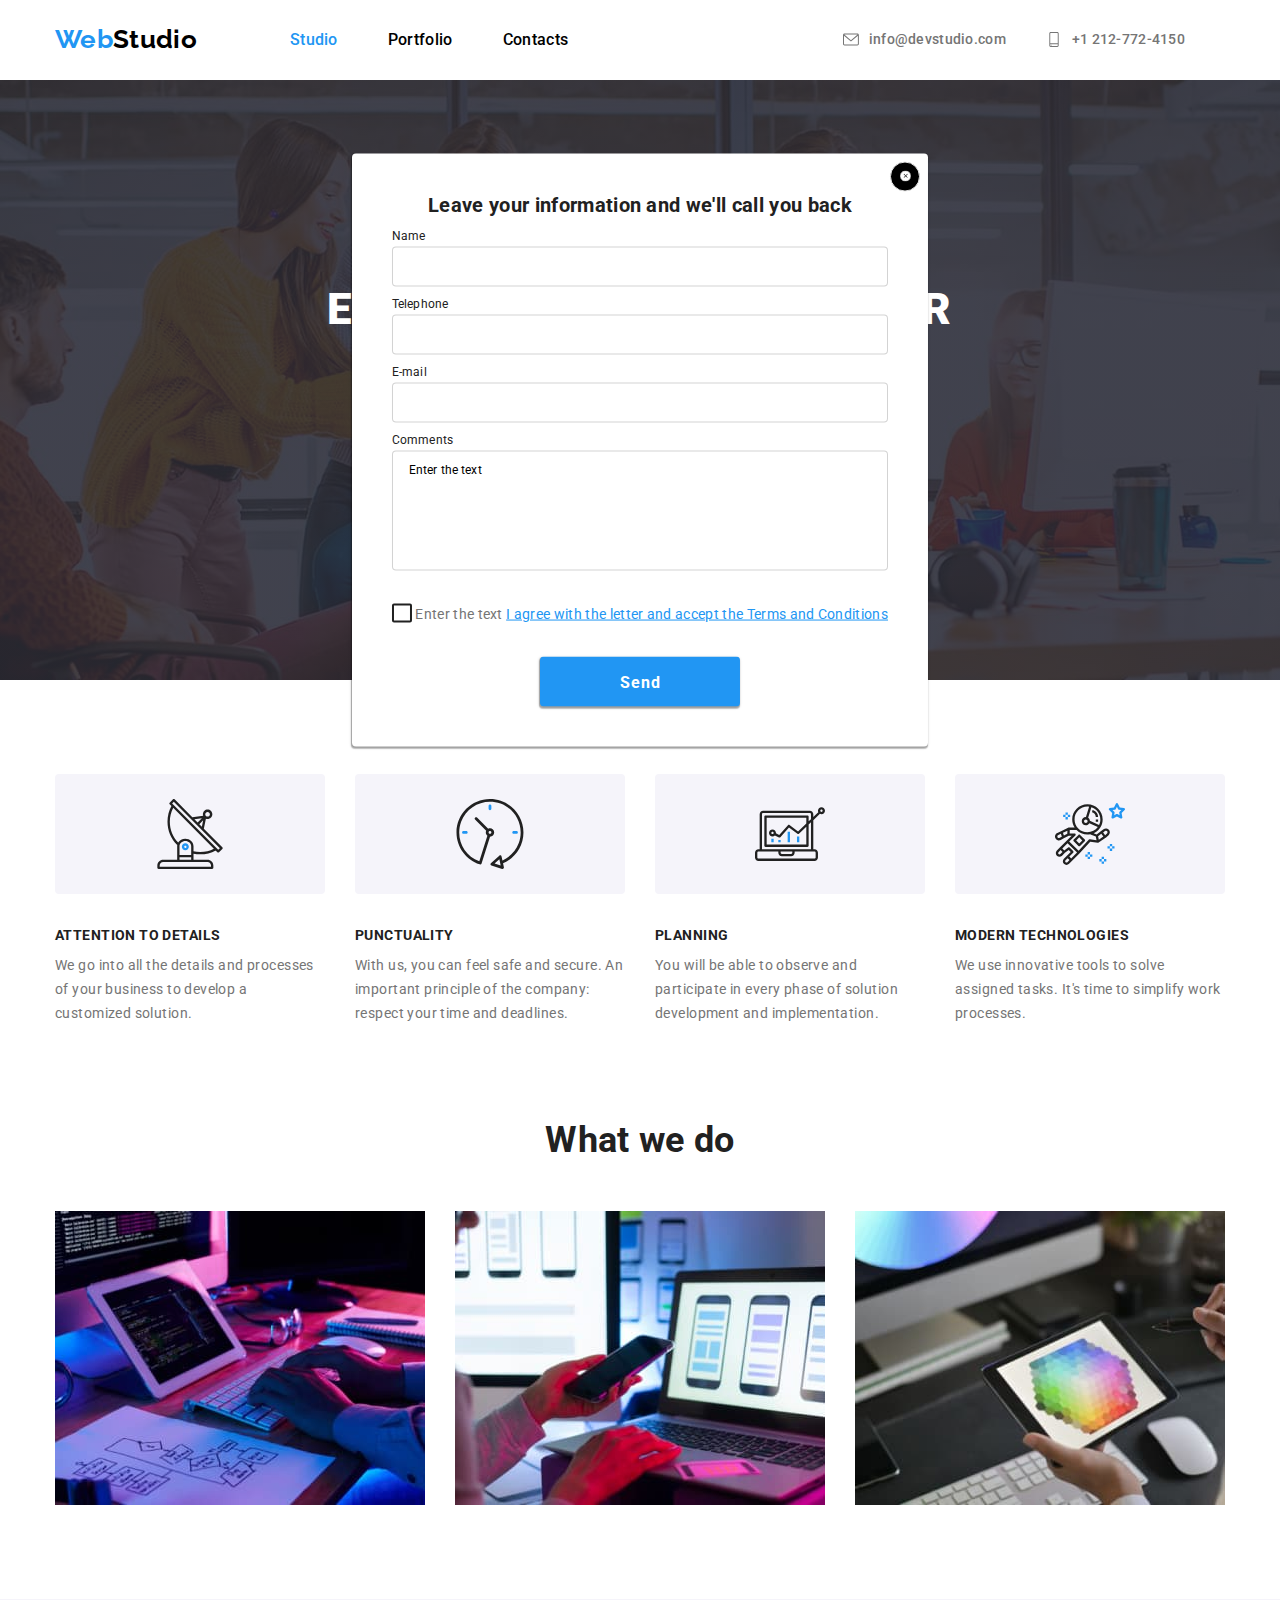
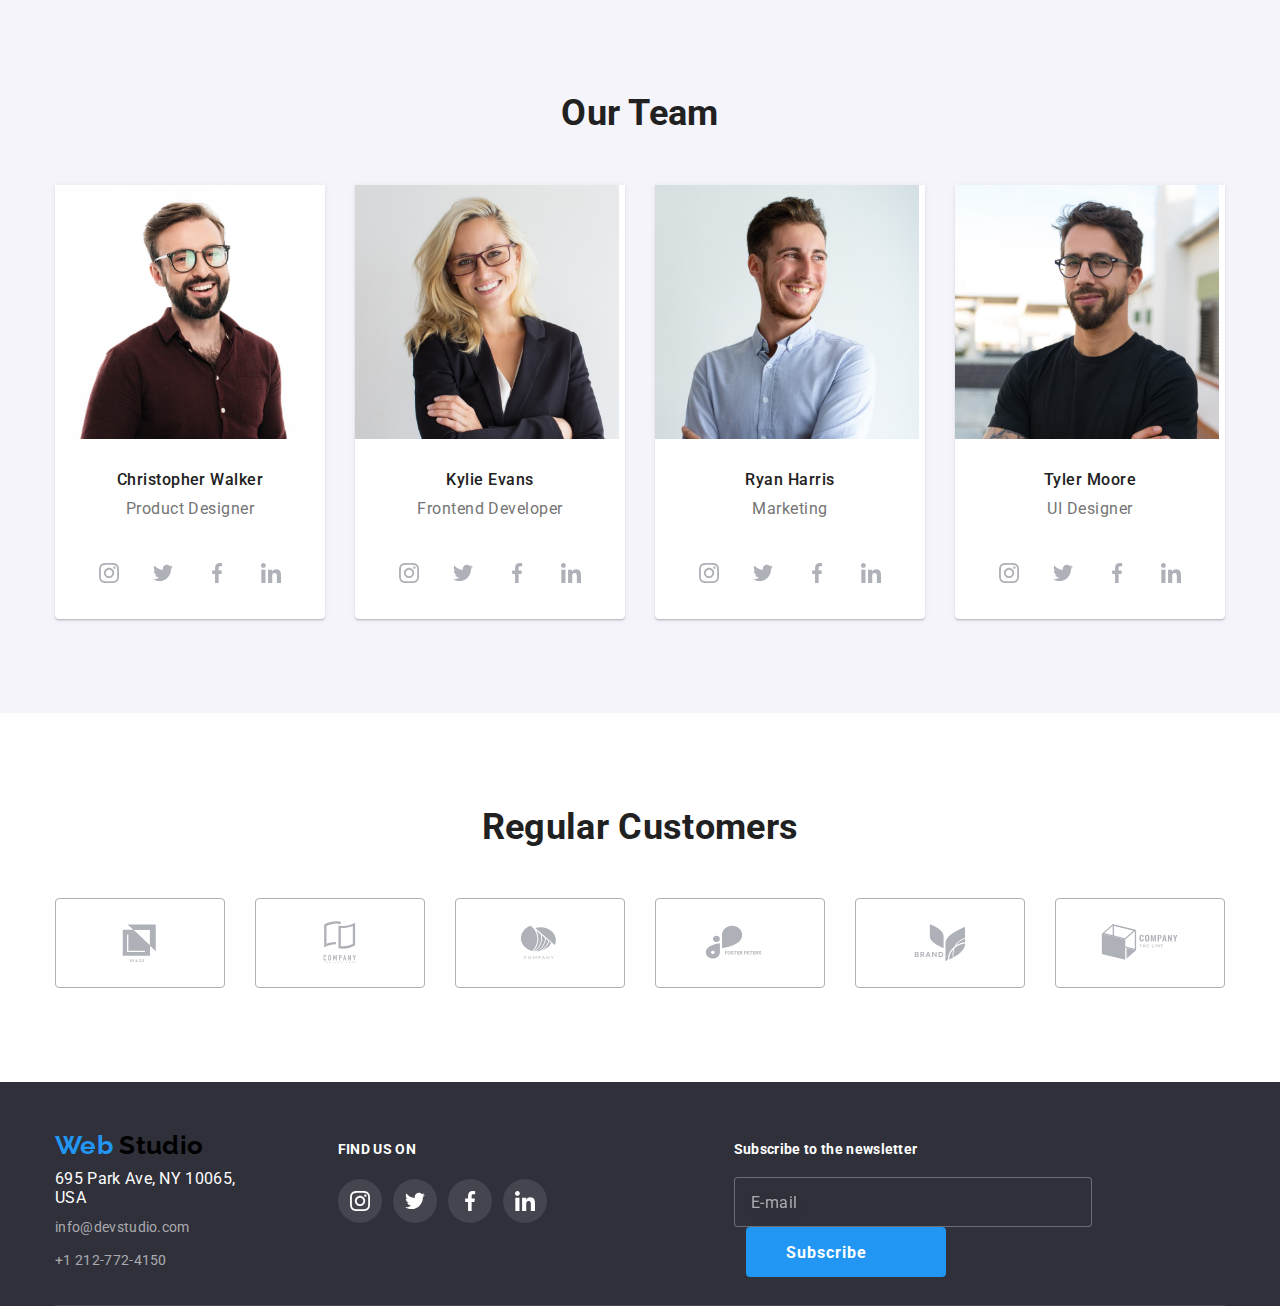
<file: index.html>
<!DOCTYPE html>
<html lang="en">
  <head>
    <title>goit-markup-hw-06</title>
    <meta charset="UTF-8" />
    <meta http-equiv="X-UA-Compatible" content="IE=edge" />
    <meta name="viewport" content="width=device-width, initial-scale=1.0" />
    <meta name="robots" content="index, follow" />
    <meta name="description" content="homework6" />
    <!-- ICON -->
    <link rel="icon" href="./images/goit.png" type="image/gif" sizes="16x16" />
    <!-- CSS LINK -->
    <link rel="stylesheet" href="./css/modern-normalize.css" />
    <link rel="stylesheet" href="./css/styles.css" />
    <!-- GOOGLE FONTS -->
    <link rel="preconnect" href="https://fonts.googleapis.com" />
    <link rel="preconnect" href="https://fonts.gstatic.com" crossorigin />
    <link
      href="https://fonts.googleapis.com/css2?family=Raleway:ital,wght@0,700;1,700&family=Roboto:ital,wght@0,100;0,400;0,500;0,700;0,900;1,400;1,500;1,700;1,900&family=Tangerine:wght@400;700&display=swap"
      rel="stylesheet"
    />
  </head>

  <body>
    <!-- NAV BAR -->
    <header class="header">
      <div class="container header-container">
        <nav class="nav-menu">
          <a class="logo logo-header" href="./index.html"
            ><span class="logo logo-accent">Web</span>Studio</a
          >
          <ul class="list nav-list">
            <li>
              <a class="nav-list-item current" href="./index.html">Studio</a>
            </li>
            <li>
              <a class="nav-list-item" href="./portfolio.html">Portfolio</a>
            </li>
            <li><a class="nav-list-item" href="#">Contacts</a></li>
          </ul>
        </nav>
        <ul class="list contacts-list">
          <li class="item">
            <a class="contacts-list-item" href="mailto:info@devstudio.com">
              <svg class="icon-nav">
                <use href="./images/icons.svg#icon-envelope"></use>
              </svg>
              <span>info@devstudio.com</span>
            </a>
          </li>
          <li class="item">
            <a class="contacts-list-item" href="tel:+12127724150"
              ><svg class="icon-nav">
                <use href="./images/icons.svg#icon-smartphone"></use>
              </svg>
              <span>+1 212-772-4150</span>
            </a>
          </li>
        </ul>
      </div>
    </header>

    <main>
      <!-- HERO -->
      <section class="hero-section">
        <div class="container hero-container">
          <h1 class="h1 hero-title">
            Effective Solutions for <br />
            Your Business
          </h1>
          <button class="button-main" type="button" data-modal-open>
            Request our service
          </button>
        </div>
      </section>

      <!-- ADVANTAGES -->
      <section class="section-top">
        <div class="container">
          <h2 class="h2 visually-hidden">Advantages</h2>
          <ul class="list advantages-list">
            <li class="advantages-list-item">
              <svg class="features-icon">
                <use href="./images/icons.svg#icon-antenna"></use>
              </svg>
              <h3 class="h3">ATTENTION TO DETAILS</h3>
              <p class="advantages-description">
                We go into all the details and processes of your business to
                develop a customized solution.
              </p>
            </li>
            <li class="advantages-list-item">
              <svg class="features-icon">
                <use href="./images/icons.svg#icon-clock"></use>
              </svg>
              <h3 class="h3">PUNCTUALITY</h3>
              <p class="advantages-description">
                With us, you can feel safe and secure. An important principle of
                the company: respect your time and deadlines.
              </p>
            </li>
            <li class="advantages-list-item">
              <svg class="features-icon">
                <use href="./images/icons.svg#icon-diagram"></use>
              </svg>
              <h3 class="h3">PLANNING</h3>
              <p class="advantages-description">
                You will be able to observe and participate in every phase of
                solution development and implementation.
              </p>
            </li>
            <li class="advantages-list-item">
              <svg class="features-icon">
                <use href="./images/icons.svg#icon-astronaut"></use>
              </svg>
              <h3 class="h3">MODERN TECHNOLOGIES</h3>
              <p class="advantages-description">
                We use innovative tools to solve assigned tasks. It's time to
                simplify work processes.
              </p>
            </li>
          </ul>
        </div>
      </section>
      <!-- SECTION-SERVICES -->
      <section class="section-top section-bottom">
        <div class="container">
          <h2 class="h2 services-title">What we do</h2>
          <ul class="list services-list">
            <li class="services-list-item">
              <img src="./images/img.jpg" alt="work hard" width="400" />
            </li>
            <li class="services-list-item">
              <img src="./images/img2.jpg" alt="mobile first" width="400" />
            </li>
            <li class="services-list-item">
              <img src="./images/img3.jpg" alt="choose color" width="400" />
            </li>
          </ul>
        </div>
      </section>

      <!-- TEAM -->
      <section class="section-top section-bottom team-section">
        <div class="container">
          <h2 class="h2 team-title">Our Team</h2>
          <ul class="list team-list">
            <li class="team-list-item">
              <img
                src="./images/img4.jpg"
                alt="a photo of Christopher Walker"
                width="264"
              />
              <div class="team-card-wrapper">
                <h4 class="h4 team-name">Christopher Walker</h4>
                <p class="team-position">Product Designer</p>
              </div>
              <ul class="list social-link-list">
                <li class="item">
                  <a href="" class="social-item">
                    <svg class="icon-social-link" width="20" height="20">
                      <use href="./images/icons.svg#icon-instagram"></use>
                    </svg>
                  </a>
                </li>
                <li class="item">
                  <a href="" class="social-item"
                    ><svg class="icon-social-link" width="20" height="20">
                      <use href="./images/icons.svg#icon-twitter"></use>
                    </svg>
                  </a>
                </li>
                <li class="item">
                  <a href="" class="social-item"
                    ><svg class="icon-social-link" width="20" height="20">
                      <use href="./images/icons.svg#icon-facebook"></use>
                    </svg>
                  </a>
                </li>
                <li class="item">
                  <a href="" class="social-item"
                    ><svg class="icon-social-link" width="20" height="20">
                      <use href="./images/icons.svg#icon-linkedin"></use>
                    </svg>
                  </a>
                </li>
              </ul>
            </li>

            <li class="team-list-item">
              <img
                src="./images/img5.jpg"
                alt="a photo of Kylie Evans"
                width="264"
              />
              <div class="team-card-wrapper">
                <h4 class="h4 team-name">Kylie Evans</h4>
                <p class="team-position">Frontend Developer</p>
              </div>
              <ul class="list social-link-list">
                <li class="item">
                  <a href="" class="social-item">
                    <svg class="icon-social-link" width="20" height="20">
                      <use href="./images/icons.svg#icon-instagram"></use>
                    </svg>
                  </a>
                </li>
                <li class="item">
                  <a href="" class="social-item"
                    ><svg class="icon-social-link" width="20" height="20">
                      <use href="./images/icons.svg#icon-twitter"></use>
                    </svg>
                  </a>
                </li>
                <li class="item">
                  <a href="" class="social-item"
                    ><svg class="icon-social-link" width="20" height="20">
                      <use href="./images/icons.svg#icon-facebook"></use>
                    </svg>
                  </a>
                </li>
                <li class="item">
                  <a href="" class="social-item"
                    ><svg class="icon-social-link" width="20" height="20">
                      <use href="./images/icons.svg#icon-linkedin"></use>
                    </svg>
                  </a>
                </li>
              </ul>
            </li>
            <li class="team-list-item">
              <img
                src="./images/img6.jpg"
                alt="a photo of Ryan Harris"
                width="264"
              />
              <div class="team-card-wrapper">
                <h4 class="h4 team-name">Ryan Harris</h4>
                <p class="team-position">Marketing</p>
              </div>
              <ul class="list social-link-list">
                <li class="item">
                  <a href="" class="social-item">
                    <svg class="icon-social-link" width="20" height="20">
                      <use href="./images/icons.svg#icon-instagram"></use>
                    </svg>
                  </a>
                </li>
                <li class="item">
                  <a href="" class="social-item"
                    ><svg class="icon-social-link" width="20" height="20">
                      <use href="./images/icons.svg#icon-twitter"></use>
                    </svg>
                  </a>
                </li>
                <li class="item">
                  <a href="" class="social-item"
                    ><svg class="icon-social-link" width="20" height="20">
                      <use href="./images/icons.svg#icon-facebook"></use>
                    </svg>
                  </a>
                </li>
                <li class="item">
                  <a href="" class="social-item"
                    ><svg class="icon-social-link" width="20" height="20">
                      <use href="./images/icons.svg#icon-linkedin"></use>
                    </svg>
                  </a>
                </li>
              </ul>
            </li>
            <li class="team-list-item">
              <img
                src="./images/img7.jpg"
                alt="a photo of Tyler Moore"
                width="264"
              />
              <div class="team-card-wrapper">
                <h4 class="h4 team-name">Tyler Moore</h4>
                <p class="team-position">UI Designer</p>
              </div>
              <ul class="list social-link-list">
                <li class="item">
                  <a href="" class="social-item">
                    <svg class="icon-social-link" width="20" height="20">
                      <use href="./images/icons.svg#icon-instagram"></use>
                    </svg>
                  </a>
                </li>
                <li class="item">
                  <a href="" class="social-item"
                    ><svg class="icon-social-link" width="20" height="20">
                      <use href="./images/icons.svg#icon-twitter"></use>
                    </svg>
                  </a>
                </li>
                <li class="item">
                  <a href="" class="social-item"
                    ><svg class="icon-social-link" width="20" height="20">
                      <use href="./images/icons.svg#icon-facebook"></use>
                    </svg>
                  </a>
                </li>
                <li class="item">
                  <a href="" class="social-item"
                    ><svg class="icon-social-link" width="20" height="20">
                      <use href="./images/icons.svg#icon-linkedin"></use>
                    </svg>
                  </a>
                </li>
              </ul>
            </li>
          </ul>
        </div>
      </section>
    </main>
    <!--Regular Customers-->
    <section class="section-top section-bottom">
      <div class="container">
        <h2 class="h2 services-title">Regular Customers</h2>
        <ul class="list client-list">
          <li class="item">
            <a href="" class="client-link" aria-label="Client-1">
              <svg class="icon-client">
                <use href="./images/icons.svg#icon-logo"></use>
              </svg>
            </a>
          </li>
          <li class="item">
            <a href="" class="client-link" aria-label="Client-2">
              <svg class="icon-client">
                <use href="./images/icons.svg#icon-logo2"></use>
              </svg>
            </a>
          </li>
          <li class="item">
            <a href="" class="client-link" aria-label="Client-3">
              <svg class="icon-client">
                <use href="./images/icons.svg#icon-logo3"></use>
              </svg>
            </a>
          </li>
          <li class="item">
            <a href="" class="client-link" aria-label="Client-4">
              <svg class="icon-client">
                <use href="./images/icons.svg#icon-logo4"></use>
              </svg>
            </a>
          </li>
          <li class="item">
            <a href="" class="client-link" aria-label="Client-5">
              <svg class="icon-client">
                <use href="./images/icons.svg#icon-logo5"></use>
              </svg>
            </a>
          </li>
          <li class="item">
            <a href="" class="client-link" aria-label="Client-6">
              <svg class="icon-client">
                <use href="./images/icons.svg#icon-logo6"></use>
              </svg>
            </a>
          </li>
        </ul>
      </div>
    </section>

    <!--FOOTER -->
    <footer class="footer">
      <div class="container">
        <div class="footer-flex">
          <div>
            <a href="./index.html" class="logo"
              ><span class="logo-accent">Web </span
              ><span class="logo-regular invers">Studio</span></a
            >
            <address>
              <p class="item">695 Park Ave, NY 10065, USA</p>
              <span class="item adress-transparency">info@devstudio.com</span>
              <span class="item adress-transparency">+1 212-772-4150</span>
            </address>
          </div>
          <div>
            <b class="footer-offer">Find us on</b>
            <ul class="list footer-soclink">
              <li class="item">
                <a class="social-link" href="" aria-label="Instagram">
                  <svg class="footer-social-link" width="20" height="20">
                    <use href="./images/icons.svg#icon-instagram"></use>
                  </svg>
                </a>
              </li>
              <li class="item">
                <a href="" aria-label="Twitter" class="social-link">
                  <svg class="footer-social-link" width="20" height="20">
                    <use href="./images/icons.svg#icon-twitter"></use>
                  </svg>
                </a>
              </li>
              <li class="item">
                <a href="" aria-label="Facebook" class="social-link">
                  <svg class="footer-social-link" width="20" height="20">
                    <use href="./images/icons.svg#icon-facebook"></use>
                  </svg>
                </a>
              </li>
              <li class="item">
                <a href="" aria-label="LinkedIn" class="social-link">
                  <svg class="footer-social-link" width="20" height="20">
                    <use href="./images/icons.svg#icon-linkedin"></use>
                  </svg>
                </a>
              </li>
            </ul>
          </div>
          <!--  -->
          <div class="subscribe">
            <h3 class="hidden-title">Subscribe to the newsletter</h3>

            <form method="GET" class="js-subscribe">
              <label for="mail" class="subscribe-subtitle"
                ><p>Subscribe to the newsletter</p></label
              >
              <div class="subscribe-field">
                <input
                  class="subscribe-input"
                  type="email"
                  name="mail"
                  id="mail"
                  placeholder="E-mail"
                  autocomplete="email"
                />
                <button type="submit" class="subscribe-button">
                  Subscribe

                  <svg class="subskribe-icon">
                    <use href="./images/icons.svg#subskribe-icon"></use>
                  </svg>
                </button>
              </div>
            </form>
          </div>
          <!--  -->
        </div>
      </div>
    </footer>
    <!-- MODAL BOX -->
    <div class="backdrop is-hidden" data-modal>
      <div class="modal">
        <button class="modal-close" data-modal-close>
          <svg class="close-icon">
            <use xlink:href="./images/icons.svg#icon-modal-close"></use>
          </svg>
        </button>

        <form method="GET" class="data-form">
          <p class="form-subtitle">
            Leave your information and we'll call you back
          </p>
          <label class="inscription">
            <p>Name</p>
            <span class="input-wrap">
              <input
                class="data-form-input"
                name="person-form"
                type="text"
                minlength="2"
                required
              /><span class="input-icon">
                <svg class="person-form-icon">
                  <use href="./images/icons.svg#person-form"></use>
                </svg>
              </span>
            </span>
          </label>

          <label class="inscription">
            <p>Telephone</p>
            <span class="input-wrap">
              <input
                class="data-form-input"
                name="phone-form"
                title="xxx xxx xx xx"
                type="tel"
                pattern="[0-9]{3} [0-9]{3} [0-9]{2} [0-9]{2}"
                minlength="10"
                required
              />
              <span class="input-icon">
                <svg class="person-form-icon">
                  <use href="./images/icons.svg#phone-form"></use>
                </svg>
              </span>
            </span>
          </label>

          <label class="inscription">
            <p>E-mail</p>
            <span class="input-wrap">
              <input
                class="data-form-input"
                name="email-form"
                type="email"
                required
              />
              <span class="input-icon">
                <svg class="person-form-icon">
                  <use href="./images/icons.svg#email-form"></use>
                </svg>
              </span>
            </span>
          </label>

          <label class="inscription inscription-textarea">
            <p>Comments</p>
            <textarea
              name="comment-form"
              class="data-form-input comment"
              placeholder="Enter the text"
            ></textarea>
          </label>

          <label for="check-box" class="agree-newsletter">
            <input
              type="checkbox"
              id="check-box"
              value="agree"
              name="check"
              class="checkbox"
              required
            />
            <span class="checkbox-icon">
              <svg class="check-mark">
                <use href="./images/icons.svg#check-mark"></use>
              </svg>
            </span>
            <p class="agree-newsletter-text">Enter the text</p>
            <a href="#" class="agreement-conditions"
              >I agree with the letter and accept the Terms and Conditions</a
            >
          </label>

          <button type="submit" class="data-form-button">Send</button>
        </form>
      </div>
    </div>

    <script src="./js/modal.js"></script>
  </body>
</html>
</file>
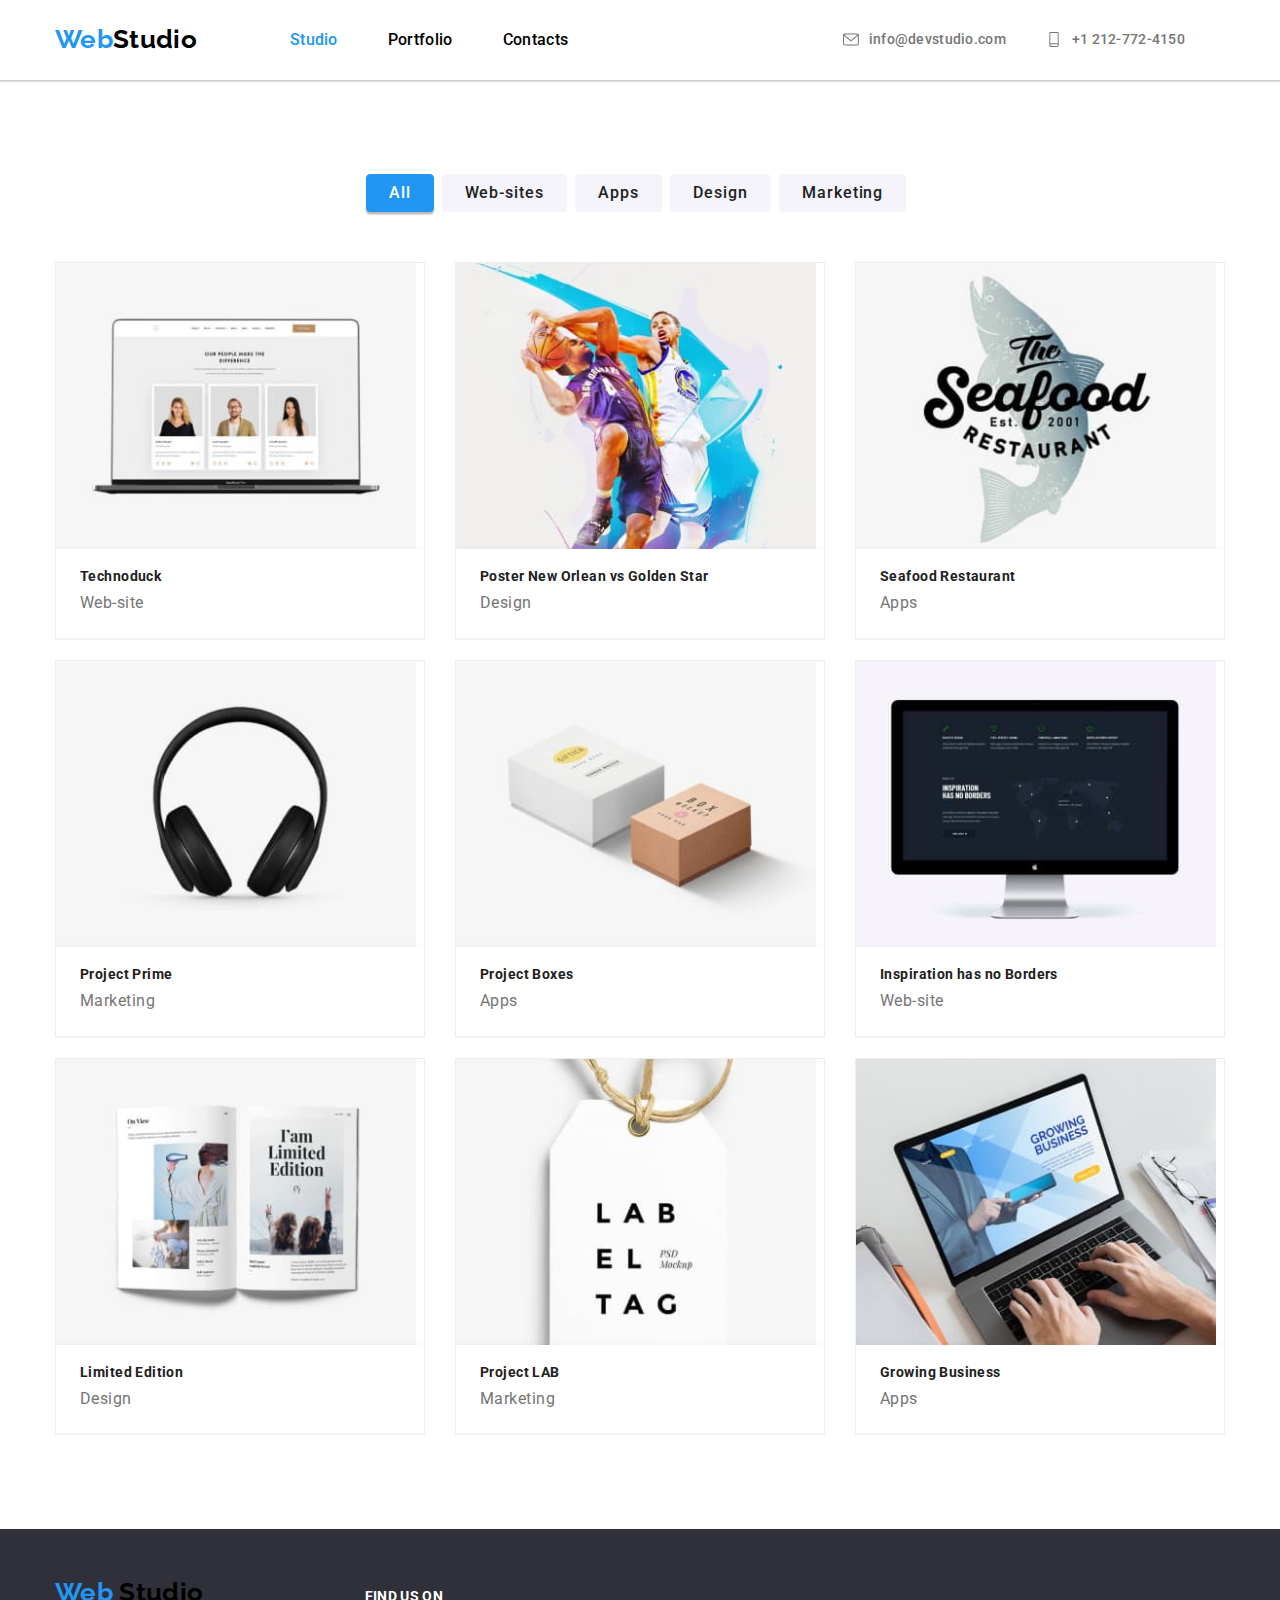
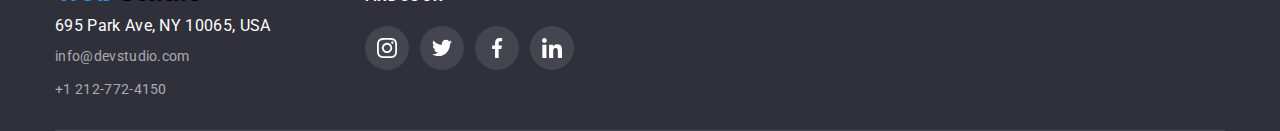
<file: portfolio.html>
<!DOCTYPE html>
<html lang="en">
  <head>
    <title>goit-markup-hw-06</title>
    <meta charset="UTF-8" />
    <meta http-equiv="X-UA-Compatible" content="IE=edge" />
    <meta name="viewport" content="width=device-width, initial-scale=1.0" />
    <meta name="robots" content="index, follow" />
    <meta name="description" content="homework5" />
    <!-- ICON -->
    <link rel="icon" href="./images/goit.png" type="image/gif" sizes="16x16" />
    <!-- CSS LINK -->
    <link rel="stylesheet" href="./css/modern-normalize.css" />
    <link rel="stylesheet" href="./css/styles.css" />
    <!-- GOOGLE FONTS -->
    <link rel="preconnect" href="https://fonts.googleapis.com" />
    <link rel="preconnect" href="https://fonts.gstatic.com" crossorigin />
    <link
      href="https://fonts.googleapis.com/css2?family=Raleway:ital,wght@0,700;1,700&family=Roboto:ital,wght@0,100;0,400;0,500;0,700;0,900;1,400;1,500;1,700;1,900&family=Tangerine:wght@400;700&display=swap"
      rel="stylesheet"
    />
  </head>
  <body>
    <!-- NAV BAR -->
    <header class="header">
      <div class="container header-container">
        <nav class="nav-menu">
          <a class="logo logo-header" href="./index.html"
            ><span class="logo logo-accent">Web</span>Studio</a
          >
          <ul class="list nav-list">
            <li>
              <a class="nav-list-item current" href="./index.html">Studio</a>
            </li>
            <li>
              <a class="nav-list-item" href="./portfolio.html">Portfolio</a>
            </li>
            <li><a class="nav-list-item" href="#">Contacts</a></li>
          </ul>
        </nav>
        <ul class="list contacts-list">
          <li class="item">
            <a class="contacts-list-item" href="mailto:info@devstudio.com">
              <svg class="icon-nav">
                <use href="./images/icons.svg#icon-envelope"></use>
              </svg>
              <span>info@devstudio.com</span>
            </a>
          </li>
          <li class="item">
            <a class="contacts-list-item" href="tel:+12127724150"
              ><svg class="icon-nav">
                <use href="./images/icons.svg#icon-smartphone"></use>
              </svg>
              <span>+1 212-772-4150</span>
            </a>
          </li>
        </ul>
      </div>
    </header>

    <main>
      <section class="portfolio-section section-bottom">
        <div class="portfolio-container container">
          <!-- BUTTONS -->
          <ul class="list portfolio-buttons">
            <li class="portfolio-list"></li>
            <button class="btn portfolio-btn decor-btn" type="button">
              All
            </button>
            <li class="portfolio-list">
              <button class="btn portfolio-btn" type="button">Web-sites</button>
            </li>
            <li class="portfolio-list">
              <button class="btn portfolio-btn" type="button">Apps</button>
            </li>
            <li class="portfolio-list">
              <button class="btn portfolio-btn" type="button">Design</button>
            </li>
            <li class="portfolio-list">
              <button class="btn portfolio-btn" type="button">Marketing</button>
            </li>
          </ul>

          <!-- CARDS -->
          <ul class="portfolio-cards">
            <li class="portfolio-card">
              <a class="portfolio-card-link" href="#">
                <div class="about-projects-description">
                  <p>
                    Technoduck is a state-of-the-art coronavirus distribution
                    platform. Companies use this platform for digital espionage
                    and attacks on competitors' secure servers.
                  </p>
                </div>
                <img
                  width="360"
                  src="./images/studio/studio1.jpg"
                  alt="Technoduck"
                />
                <div class="portfolio-card-wrapper">
                  <h2 class="h3 portfolio-title">Technoduck</h2>
                  <p>Web-site</p>
                </div>
              </a>
            </li>
            <li class="portfolio-card">
              <a class="portfolio-card-link" href="#">
                <div class="about-projects-description">
                  <p>
                    Technoduck is a state-of-the-art coronavirus distribution
                    platform. Companies use this platform for digital espionage
                    and attacks on competitors' secure servers.
                  </p>
                </div>
                <img
                  width="360"
                  src="./images/studio/studio2.jpg"
                  alt="Poster New Orlean vs Golden Star"
                />
                <div class="portfolio-card-wrapper">
                  <h2 class="h3 portfolio-title">
                    Poster New Orlean vs Golden Star
                  </h2>
                  <p>Design</p>
                </div>
              </a>
            </li>
            <li class="portfolio-card">
              <a class="portfolio-card-link" href="#">
                <div class="about-projects-description">
                  <p>
                    Technoduck is a state-of-the-art coronavirus distribution
                    platform. Companies use this platform for digital espionage
                    and attacks on competitors' secure servers.
                  </p>
                </div>
                <img
                  width="360"
                  src="./images/studio/studio3.jpg"
                  alt="Seafood Restaurant "
                />
                <div class="portfolio-card-wrapper">
                  <h2 class="h3 portfolio-title">Seafood Restaurant</h2>
                  <p>Apps</p>
                </div>
              </a>
            </li>
            <li class="portfolio-card">
              <a class="portfolio-card-link" href="#">
                <div class="about-projects-description">
                  <p>
                    Technoduck is a state-of-the-art coronavirus distribution
                    platform. Companies use this platform for digital espionage
                    and attacks on competitors' secure servers.
                  </p>
                </div>
                <img
                  width="360"
                  src="./images/studio/studio4.jpg"
                  alt="Project Prime"
                />
                <div class="portfolio-card-wrapper">
                  <h2 class="h3 portfolio-title">Project Prime</h2>
                  <p>Marketing</p>
                </div>
              </a>
            </li>
            <li class="portfolio-card">
              <a class="portfolio-card-link" href="#">
                <div class="about-projects-description">
                  <p>
                    Technoduck is a state-of-the-art coronavirus distribution
                    platform. Companies use this platform for digital espionage
                    and attacks on competitors' secure servers.
                  </p>
                </div>
                <img
                  width="360"
                  src="./images/studio/studio5.jpg"
                  alt="Project Boxes"
                />
                <div class="portfolio-card-wrapper">
                  <h2 class="h3 portfolio-title">Project Boxes</h2>
                  <p>Apps</p>
                </div>
              </a>
            </li>
            <li class="portfolio-card">
              <a class="portfolio-card-link" href="#">
                <div class="about-projects-description">
                  <p>
                    Technoduck is a state-of-the-art coronavirus distribution
                    platform. Companies use this platform for digital espionage
                    and attacks on competitors' secure servers.
                  </p>
                </div>
                <img
                  width="360"
                  src="./images/studio/studio6.jpg"
                  alt="Inspiration has no Borders"
                />
                <div class="portfolio-card-wrapper">
                  <h2 class="h3 portfolio-title">Inspiration has no Borders</h2>
                  <p>Web-site</p>
                </div>
              </a>
            </li>
            <li class="portfolio-card">
              <a class="portfolio-card-link" href="#">
                <div class="about-projects-description">
                  <p>
                    Technoduck is a state-of-the-art coronavirus distribution
                    platform. Companies use this platform for digital espionage
                    and attacks on competitors' secure servers.
                  </p>
                </div>
                <img
                  width="360"
                  src="./images/studio/studio7.jpg"
                  alt="Limited Edition"
                />
                <div class="portfolio-card-wrapper">
                  <h2 class="h3 portfolio-title">Limited Edition</h2>
                  <p>Design</p>
                </div>
              </a>
            </li>
            <li class="portfolio-card">
              <a class="portfolio-card-link" href="#">
                <div class="about-projects-description">
                  <p>
                    Technoduck is a state-of-the-art coronavirus distribution
                    platform. Companies use this platform for digital espionage
                    and attacks on competitors' secure servers.
                  </p>
                </div>
                <img
                  width="360"
                  src="./images/studio/studio8.jpg"
                  alt="Project LAB"
                />
                <div class="portfolio-card-wrapper">
                  <h2 class="h3 portfolio-title">Project LAB</h2>
                  <p>Marketing</p>
                </div>
              </a>
            </li>
            <li class="portfolio-card">
              <a class="portfolio-card-link" href="#">
                <div class="about-projects-description">
                  <p>
                    Technoduck is a state-of-the-art coronavirus distribution
                    platform. Companies use this platform for digital espionage
                    and attacks on competitors' secure servers.
                  </p>
                </div>
                <img
                  width="360"
                  src="./images/studio/studio9.jpg"
                  alt="Growing Business"
                />
                <div class="portfolio-card-wrapper">
                  <h2 class="h3 portfolio-title">Growing Business</h2>
                  <p>Apps</p>
                </div>
              </a>
            </li>
          </ul>
        </div>
      </section>
    </main>
    <!--FOOTER -->
    <footer class="footer">
      <div class="container">
        <div class="footer-flex">
          <div>
            <a href="./index.html" class="logo"
              ><span class="logo-accent">Web </span
              ><span class="logo-regular invers">Studio</span></a
            >
            <address>
              <p class="item">695 Park Ave, NY 10065, USA</p>
              <span class="item adress-transparency">info@devstudio.com</span>
              <span class="item adress-transparency">+1 212-772-4150</span>
            </address>
          </div>
          <div>
            <b class="footer-offer">Find us on</b>
            <ul class="list footer-soclink">
              <li class="item">
                <a class="social-link" href="" aria-label="Instagram">
                  <svg class="footer-social-link" width="20" height="20">
                    <use href="./images/icons.svg#icon-instagram"></use>
                  </svg>
                </a>
              </li>
              <li class="item">
                <a href="" aria-label="Twitter" class="social-link">
                  <svg class="footer-social-link" width="20" height="20">
                    <use href="./images/icons.svg#icon-twitter"></use>
                  </svg>
                </a>
              </li>
              <li class="item">
                <a href="" aria-label="Facebook" class="social-link">
                  <svg class="footer-social-link" width="20" height="20">
                    <use href="./images/icons.svg#icon-facebook"></use>
                  </svg>
                </a>
              </li>
              <li class="item">
                <a href="" aria-label="LinkedIn" class="social-link">
                  <svg class="footer-social-link" width="20" height="20">
                    <use href="./images/icons.svg#icon-linkedin"></use>
                  </svg>
                </a>
              </li>
            </ul>
          </div>
        </div>
      </div>
    </footer>
  </body>
</html>
</file>
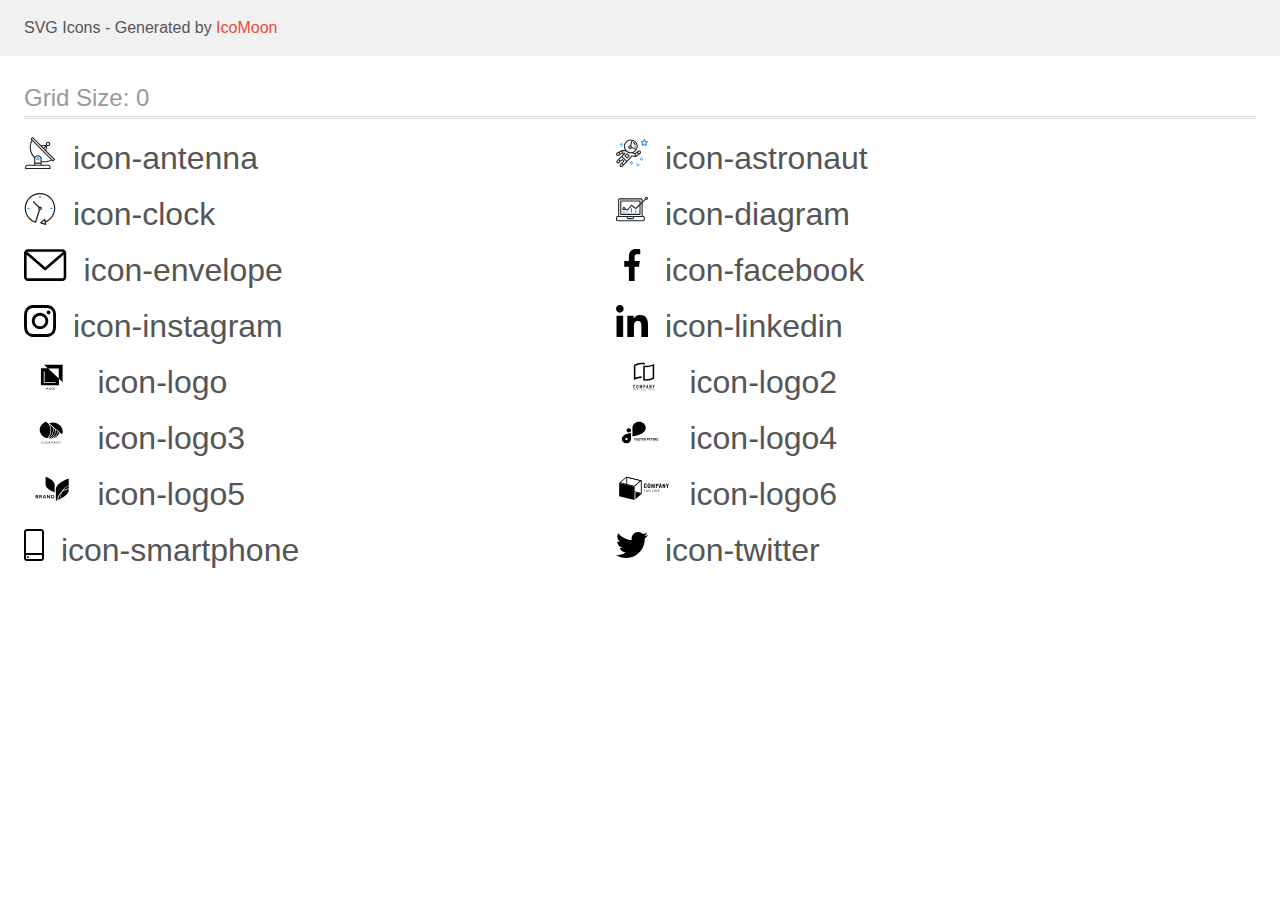
<file: images/icomoon/demo.html>
<!doctype html>
<html>
<head>
    <title>IcoMoon - SVG Icons</title>
    <meta charset="utf-8">
    <meta name="viewport" content="width=device-width, initial-scale=1">
    <link rel="stylesheet" href="demo-files/demo.css">
    <link rel="stylesheet" href="style.css">
</head>
<body>
<svg aria-hidden="true" style="position: absolute; width: 0; height: 0; overflow: hidden;" version="1.1" xmlns="http://www.w3.org/2000/svg" xmlns:xlink="http://www.w3.org/1999/xlink">
<defs>
<symbol id="icon-antenna" viewBox="0 0 32 32">
<path fill="#212121" style="fill: var(--color1, #212121)" d="M30.773 22.098l-8.443-8.505 0.937-4.616c0.225 0.090 0.485 0.144 0.758 0.146h0.007c0.008 0 0.017 0 0.026 0 1.192 0 2.159-0.967 2.159-2.159s-0.967-2.159-2.159-2.159c-1.192 0-2.159 0.967-2.159 2.159 0 0.259 0.046 0.508 0.13 0.739l-0.005-0.015-4.96 0.606-8.091-8.133c-0.096-0.098-0.229-0.159-0.376-0.16h-0c-0.14 0.001-0.274 0.057-0.373 0.155l-1.512 1.504c-0.096 0.097-0.156 0.23-0.156 0.377s0.060 0.281 0.156 0.377v0l0.814 0.825c-1.143 2.062-1.816 4.522-1.816 7.139 0 4.106 1.656 7.824 4.336 10.525l-0.001-0.001c0.043 0.041 0.092 0.074 0.146 0.097-0.032 0.164-0.051 0.353-0.052 0.546v6.188h-6.4c-1.472 0.001-2.666 1.194-2.667 2.666v1.067c0 0.295 0.239 0.534 0.534 0.534h24.534c0.294 0 0.533-0.239 0.533-0.534v-1.067c-0.002-1.472-1.195-2.665-2.666-2.666h-6.4v-2.742c1.003 0.21 2.024 0.317 3.049 0.32 2.58-0.003 5.005-0.663 7.117-1.822l-0.077 0.039 0.818 0.823c0.099 0.101 0.235 0.159 0.376 0.16 0.14-0.001 0.274-0.057 0.373-0.155l1.512-1.504c0.096-0.097 0.156-0.23 0.156-0.377s-0.060-0.281-0.156-0.377v0zM23.28 6.233c0.193-0.192 0.459-0.31 0.752-0.31 0.589 0 1.067 0.478 1.067 1.066s-0.477 1.066-1.067 1.066c-0 0-0 0-0 0h-0.004c-0.587-0.003-1.061-0.479-1.061-1.066 0-0.295 0.12-0.563 0.314-0.756l0-0h-0.002zM22.024 9.737l-0.598 2.946-1.175-1.183 1.774-1.763zM21.419 8.835l-1.92 1.909-1.486-1.493 3.406-0.416zM24.004 28.8c0.884 0 1.6 0.716 1.6 1.6v0 0.534h-23.466v-0.534c0-0.884 0.716-1.6 1.6-1.6v0h20.267zM16.538 26.666v1.067h-5.334v-1.067h5.334zM11.204 25.6v-4.053c0-1.294 1.196-2.346 2.667-2.346s2.667 1.053 2.667 2.346v4.053h-5.334zM17.604 23.904v-2.357c0-1.882-1.675-3.413-3.733-3.413-0.017-0-0.038-0-0.058-0-1.353 0-2.54 0.707-3.213 1.771l-0.009 0.016c-2.36-2.482-3.812-5.846-3.812-9.55 0-2.314 0.567-4.496 1.569-6.414l-0.036 0.077 18.602 18.709c-1.823 0.947-3.979 1.502-6.266 1.502-1.079 0-2.128-0.124-3.136-0.357l0.093 0.018zM28.893 23.22l-21.057-21.181 0.754-0.752 7.935 7.98c0.004 0 0.006 0.007 0.010 0.010l13.114 13.191-0.757 0.752z"></path>
<path fill="#2196f3" style="fill: var(--color2, #2196f3)" d="M13.876 20.267h-0.005c-0.001 0-0.002 0-0.002 0-0.884 0-1.6 0.716-1.6 1.6s0.715 1.599 1.597 1.6h0.005c0.001 0 0.001 0 0.002 0 0.884 0 1.6-0.716 1.6-1.6s-0.715-1.599-1.598-1.6h-0zM14.249 22.245c-0.096 0.096-0.229 0.155-0.376 0.155-0.295 0-0.534-0.239-0.534-0.534s0.238-0.533 0.532-0.533h0c0.293 0.001 0.531 0.239 0.531 0.533 0 0.148-0.060 0.282-0.157 0.378l-0 0h0.005z"></path>
</symbol>
<symbol id="icon-astronaut" viewBox="0 0 32 32">
<path fill="#2196f3" style="fill: var(--color2, #2196f3)" d="M31.974 4.524c-0.064-0.191-0.227-0.332-0.427-0.362l-0.003-0-1.911-0.278-0.855-1.731c-0.179-0.365-0.777-0.365-0.956 0l-0.855 1.731-1.911 0.278c-0.26 0.039-0.457 0.26-0.457 0.528 0 0.15 0.062 0.285 0.161 0.382l1.383 1.348-0.326 1.903c-0.034 0.2 0.048 0.402 0.212 0.522 0.166 0.12 0.383 0.135 0.562 0.040l1.709-0.899 1.709 0.899c0.072 0.038 0.157 0.061 0.247 0.061 0.295 0 0.534-0.239 0.534-0.534 0-0.031-0.003-0.062-0.008-0.092l0 0.003-0.326-1.903 1.383-1.348c0.099-0.097 0.161-0.233 0.161-0.382 0-0.059-0.009-0.115-0.027-0.168l0.001 0.004zM29.511 5.851c-0.126 0.122-0.183 0.299-0.153 0.472l0.191 1.114-1-0.526c-0.072-0.039-0.158-0.062-0.249-0.062s-0.177 0.023-0.252 0.063l0.003-0.001-1 0.526 0.191-1.114c0.005-0.027 0.008-0.059 0.008-0.091 0-0.149-0.061-0.285-0.16-0.381l-0-0-0.811-0.79 1.119-0.162c0.174-0.025 0.324-0.134 0.402-0.292l0.5-1.013 0.5 1.013c0.078 0.158 0.228 0.267 0.402 0.292l1.119 0.162-0.809 0.79zM26.134 20.522h-1.067v1.067h1.067v-1.067zM26.134 22.656h-1.067v1.066h1.067v-1.066zM27.2 21.589h-1.067v1.067h1.067v-1.067zM25.067 21.589h-1.067v1.067h1.067v-1.067zM22.4 26.389h-1.067v1.067h1.067v-1.067zM22.4 28.523h-1.067v1.067h1.067v-1.067zM23.467 27.456h-1.067v1.067h1.067v-1.067zM21.334 27.456h-1.067v1.067h1.067v-1.067zM16 24.256h-1.066v1.067h1.066v-1.067zM16 26.389h-1.066v1.067h1.066v-1.067zM17.067 25.322h-1.067v1.067h1.067v-1.067zM14.934 25.322h-1.067v1.067h1.067v-1.067zM5.867 6.122h-1.066v1.066h1.066v-1.066zM5.867 8.256h-1.066v1.066h1.066v-1.066zM6.933 7.189h-1.067v1.067h1.066v-1.067zM4.8 7.189h-1.067v1.067h1.067v-1.067z"></path>
<path fill="#212121" style="fill: var(--color1, #212121)" d="M24.715 14.16c-0.28-0.376-0.698-0.636-1.179-0.703l-0.009-0.001c-0.076-0.012-0.164-0.018-0.254-0.018-0.411 0-0.789 0.139-1.090 0.373l0.004-0.003-1.253 0.96-1.898 1.417-1.358-0.541c2.421-1.086 4.113-3.508 4.113-6.32 0-3.823-3.122-6.934-6.961-6.934s-6.961 3.11-6.961 6.934c0 1.386 0.415 2.674 1.12 3.759l-2.768-0.024c-0.009 0-0.016 0.005-0.023 0.005-0.057 0.003-0.11 0.014-0.159 0.033l0.004-0.001c-0.013 0.005-0.026 0.007-0.038 0.013-0.006 0.003-0.013 0.003-0.019 0.006l-3.233 1.596c-0 0-0.001 0-0.001 0.001l-1.893 0.91c-0.024 0.011-0.045 0.023-0.065 0.036l0.001-0.001c-0.482 0.324-0.795 0.867-0.795 1.483 0 0.297 0.073 0.577 0.201 0.823l-0.005-0.010c0.22 0.424 0.592 0.742 1.043 0.885l0.013 0.003c0.161 0.053 0.345 0.083 0.537 0.083 0.308 0 0.598-0.078 0.851-0.216l-0.009 0.005 1.388-0.738 2.264-1.169 1.357-0.008-5.442 5.415c0 0.001-0.001 0.001-0.001 0.001l-1.339 1.333c-0.303 0.299-0.49 0.714-0.49 1.173 0 0.002 0 0.004 0 0.005v-0c0 0.444 0.174 0.863 0.49 1.178 0.301 0.3 0.717 0.485 1.176 0.485 0.001 0 0.002 0 0.004 0h-0c0.428 0 0.854-0.162 1.18-0.485l1.314-1.309 1.741-1.3 0.901 0.897-3.102 3.088c-0.303 0.299-0.491 0.714-0.491 1.173 0 0.001 0 0.003 0 0.004v-0c0 0.445 0.174 0.864 0.49 1.179 0.302 0.3 0.717 0.485 1.176 0.485 0.001 0 0.002 0 0.003 0h-0c0.427 0 0.855-0.162 1.18-0.485l4.488-4.472c0.007-0.006 0.016-0.009 0.022-0.016l5.166-5.658 3.471 0.494c0.025 0.004 0.050 0.006 0.075 0.006 0.065 0 0.127-0.016 0.187-0.038 0.018-0.006 0.033-0.015 0.050-0.023 0.019-0.010 0.039-0.015 0.058-0.027l3.213-2.133c0.012-0.008 0.018-0.021 0.029-0.030 0.013-0.010 0.029-0.014 0.041-0.026l1.271-1.191c0.348-0.326 0.564-0.787 0.564-1.3 0-0.4-0.132-0.769-0.355-1.066l0.003 0.005zM2.13 17.77c-0.098 0.054-0.215 0.086-0.34 0.086-0.078 0-0.153-0.013-0.224-0.036l0.005 0.001c-0.294-0.093-0.504-0.364-0.504-0.683 0-0.235 0.114-0.444 0.289-0.575l0.002-0.001 1.314-0.632 0.316 0.924 0.133 0.389-0.992 0.527zM5.627 15.942l-1.548 0.8-0.255-0.746-0.184-0.537 2.027-1.001-0.040 1.484zM20.727 9.322c0 0.918-0.219 1.785-0.599 2.56l-4.181-1.899c-0.044-0.575-0.342-1.072-0.782-1.384l-0.006-0.004 1.463-4.861c2.378 0.757 4.105 2.975 4.105 5.588zM8.938 9.322c0-3.235 2.644-5.867 5.894-5.867 0.253 0 0.5 0.022 0.745 0.053l-1.432 4.753c-0.019 0-0.037-0.006-0.057-0.006-0 0-0.001 0-0.001 0-1.032 0-1.869 0.835-1.872 1.867v0c0.003 1.031 0.84 1.867 1.872 1.867 0 0 0.001 0 0.001 0h-0c0.695 0 1.295-0.383 1.618-0.944l3.863 1.755c-1.075 1.447-2.795 2.39-4.737 2.39-3.25 0-5.894-2.632-5.894-5.867zM14.895 10.122c0 0.441-0.362 0.8-0.806 0.8-0 0-0.001 0-0.001 0-0.443 0-0.802-0.358-0.804-0.8v-0c0-0.441 0.361-0.8 0.806-0.8s0.806 0.359 0.806 0.8zM2.464 25.146c-0.11 0.109-0.261 0.176-0.428 0.176s-0.317-0.067-0.427-0.175l0 0c-0.109-0.108-0.176-0.257-0.176-0.422s0.067-0.314 0.176-0.422l0-0 0.962-0.959 0.852 0.848-0.959 0.954zM5.678 28.88c-0.11 0.109-0.261 0.176-0.428 0.176s-0.317-0.067-0.427-0.175l0 0c-0.109-0.108-0.176-0.257-0.176-0.422s0.067-0.314 0.176-0.422l0-0 0.963-0.959 0.852 0.848-0.96 0.955zM9.16 25.411l-0.001 0.001-1.765 1.76-0.852-0.848 1.765-1.757c0.040-0.040 0.065-0.088 0.090-0.136 0.007-0.014 0.020-0.026 0.026-0.040 0.016-0.041 0.019-0.085 0.026-0.128 0.003-0.025 0.014-0.048 0.014-0.073 0-0.035-0.013-0.070-0.020-0.105-0.006-0.032-0.006-0.064-0.019-0.096-0.025-0.053-0.055-0.098-0.092-0.138l0 0c-0.010-0.012-0.014-0.026-0.025-0.038h-0.001s0-0.001-0.001-0.002l-1.607-1.6c-0.017-0.017-0.039-0.024-0.058-0.038-0.025-0.021-0.054-0.040-0.084-0.056l-0.003-0.001c-0.027-0.012-0.058-0.023-0.090-0.031l-0.003-0.001c-0.030-0.009-0.065-0.017-0.101-0.020l-0.002-0c-0.007-0-0.015-0-0.023-0-0.026 0-0.051 0.002-0.075 0.005l0.003-0c-0.036 0.005-0.069 0.009-0.104 0.021s-0.064 0.027-0.095 0.045c-0.020 0.011-0.042 0.015-0.061 0.029l-1.773 1.324-0.901-0.897 2.399-2.386 4.361 4.289-0.928 0.919zM15.979 18.394c-0.015-0.002-0.030 0.004-0.045 0.003-0.008-0-0.017-0.001-0.027-0.001-0.031 0-0.062 0.003-0.092 0.008l0.003-0c-0.030 0.006-0.059 0.011-0.088 0.021-0.037 0.013-0.069 0.029-0.098 0.048l0.002-0.001c-0.031 0.019-0.059 0.039-0.084 0.062l0-0c-0.013 0.011-0.028 0.016-0.040 0.029l-4.698 5.146-4.328-4.256 2.833-2.818c0.096-0.097 0.156-0.23 0.156-0.377 0-0.295-0.239-0.534-0.534-0.534-0.001 0-0.001 0-0.002 0h0l-2.219 0.013 0.028-1.607 3.104 0.027c1.264 1.297 3.027 2.101 4.978 2.101 0.001 0 0.002 0 0.003 0h-0c0.438 0 0.864-0.046 1.28-0.122 0.040 0.032 0.080 0.064 0.129 0.085l2.41 0.96 0.152 0.758 0.178 0.886-3.003-0.427zM20.020 18.572l-0.313-1.558 1.446-1.080 0.946 1.257-2.080 1.381zM23.774 15.741l-0.838 0.785-0.931-1.236 0.831-0.637c0.155-0.119 0.351-0.168 0.543-0.143 0.193 0.027 0.364 0.128 0.48 0.284 0.088 0.117 0.141 0.265 0.141 0.426 0 0.206-0.087 0.391-0.226 0.521l-0 0z"></path>
<path fill="#212121" style="fill: var(--color1, #212121)" d="M13.602 18.544l-2.143-2.134c-0.096-0.096-0.229-0.155-0.376-0.155s-0.28 0.059-0.376 0.155l-2.143 2.133c-0.097 0.097-0.156 0.23-0.156 0.378s0.060 0.281 0.156 0.378l-0-0 2.142 2.134c0.096 0.096 0.229 0.156 0.376 0.156s0.28-0.059 0.376-0.156v0l2.143-2.134c0.097-0.097 0.157-0.23 0.157-0.378s-0.060-0.281-0.157-0.378l-0-0zM11.083 20.303l-1.387-1.381 1.386-1.381 1.387 1.381-1.387 1.381zM17.164 5.071l-0.258 1.036c0.071 0.018 1.738 0.452 1.738 2.149h1.067c0-2.017-1.666-2.965-2.547-3.184zM19.711 9.322h-1.067v1.066h1.067v-1.066z"></path>
</symbol>
<symbol id="icon-clock" viewBox="0 0 32 32">
<path fill="#212121" style="fill: var(--color1, #212121)" d="M31.296 15.301c-0.001-8.452-6.855-15.303-15.308-15.301s-15.303 6.855-15.301 15.308c0.002 6.788 4.422 12.543 10.541 14.545l0.108 0.031c0.061 0.019 0.123 0.029 0.187 0.029 0.12 0 0.238-0.032 0.342-0.094 0.135-0.080 0.236-0.207 0.283-0.357l3.865-12.25c1.054-0.004 1.906-0.859 1.906-1.913 0-1.056-0.856-1.913-1.913-1.913-0.303 0-0.59 0.071-0.845 0.196l0.011-0.005-5.106-5.107c-0.114-0.11-0.271-0.179-0.443-0.179-0.352 0-0.638 0.286-0.638 0.638 0 0.172 0.068 0.328 0.179 0.443l-0-0 5.103 5.109c-0.121 0.241-0.191 0.525-0.191 0.826 0 0.602 0.283 1.137 0.723 1.48l0.004 0.003-3.682 11.673c-7.278-2.681-11.004-10.754-8.324-18.032s10.754-11.004 18.032-8.323c7.278 2.681 11.004 10.754 8.323 18.032-1.345 3.581-4.003 6.406-7.374 7.938l-0.088 0.036-0.398-1.874c-0.063-0.291-0.318-0.506-0.624-0.506-0.164 0-0.313 0.062-0.426 0.163l0.001-0.001-3.837 3.426c-0.132 0.117-0.214 0.287-0.214 0.477 0 0.283 0.185 0.524 0.441 0.606l0.005 0.001 4.899 1.563c0.058 0.020 0.126 0.031 0.196 0.031 0.352 0 0.637-0.285 0.637-0.637 0-0.047-0.005-0.093-0.015-0.138l0.001 0.004-0.391-1.839c5.528-2.374 9.329-7.772 9.329-14.057 0-0.011 0-0.023-0-0.034v0.002zM15.992 14.664c0.352 0 0.638 0.286 0.638 0.638s-0.285 0.638-0.638 0.638v0c-0.352 0-0.638-0.286-0.638-0.638s0.286-0.638 0.638-0.638v0zM18.092 29.528l2.184-1.948 0.603 2.84-2.787-0.892z"></path>
<path fill="#2196f3" style="fill: var(--color2, #2196f3)" d="M15.354 3.185v1.275c0 0.352 0.286 0.638 0.638 0.638s0.638-0.285 0.638-0.638v0-1.275c0-0.352-0.285-0.638-0.638-0.638s-0.638 0.285-0.638 0.638v0zM3.876 14.664c-0.352 0-0.638 0.286-0.638 0.638s0.285 0.638 0.638 0.638h1.275c0.352 0 0.638-0.286 0.638-0.638s-0.285-0.638-0.638-0.638h-1.275zM28.108 15.939c0.352 0 0.638-0.286 0.638-0.638s-0.285-0.638-0.638-0.638h-1.275c-0.352 0-0.638 0.286-0.638 0.638s0.285 0.638 0.638 0.638h1.275z"></path>
</symbol>
<symbol id="icon-diagram" viewBox="0 0 32 32">
<path fill="#2196f3" style="fill: var(--color2, #2196f3)" d="M14.926 14.965h1.066v4.798h-1.066v-4.798zM19.19 17.097h1.066v2.665h-1.066v-2.665zM10.661 18.696h1.066v1.066h-1.066v-1.066zM7.463 18.163h1.066v1.599h-1.066v-1.599z"></path>
<path fill="#212121" style="fill: var(--color1, #212121)" d="M1.599 28.291h25.586c0 0 0 0 0 0 0.883 0 1.599-0.716 1.599-1.599v0-2.132c0-0.883-0.716-1.599-1.599-1.599v0h-0.533v-13.294l3.028-2.868c0.207 0.104 0.452 0.166 0.711 0.166 0.888 0 1.608-0.72 1.608-1.608s-0.72-1.608-1.608-1.608c-0.888 0-1.608 0.72-1.608 1.608 0 0.247 0.056 0.481 0.155 0.69l-0.004-0.010-2.281 2.162v-1.23c0-0.883-0.716-1.599-1.599-1.599v0h-21.323c-0.883 0-1.599 0.716-1.599 1.599v0 15.992h-0.533c-0.883 0-1.599 0.716-1.599 1.599v0 2.132c0 0.883 0.716 1.599 1.599 1.599v0zM30.384 4.837c0.294 0 0.533 0.239 0.533 0.533s-0.239 0.533-0.533 0.533v0c-0.294 0-0.533-0.239-0.533-0.533s0.239-0.533 0.533-0.533v0zM3.198 6.969c0-0.294 0.239-0.533 0.533-0.533h21.323c0.294 0 0.533 0.239 0.533 0.533v2.239l-1.066 1.013v-2.185c0-0.295-0.239-0.534-0.534-0.534h-19.189c-0.294 0-0.534 0.239-0.534 0.533v13.327c0 0.294 0.239 0.533 0.534 0.533h19.189c0.295 0 0.534-0.239 0.534-0.533v-9.675l1.066-1.010v12.283h-22.389v-15.991zM7.996 13.899c-0.001 0-0.003 0-0.005 0-0.883 0-1.599 0.716-1.599 1.599s0.716 1.599 1.599 1.599c0.432 0 0.824-0.172 1.112-0.45l-0 0 1.853 0.93c0.215 0.107 0.476 0.057 0.636-0.122l3.939-4.432 3.872 2.902c0.208 0.155 0.498 0.139 0.686-0.039l3.365-3.188v8.131h-18.123v-12.261h18.123v2.661l-3.771 3.572-3.904-2.927c-0.088-0.067-0.2-0.107-0.32-0.107-0.158 0-0.3 0.069-0.398 0.178l-0 0.001-3.993 4.493-1.493-0.746c0.011-0.064 0.017-0.128 0.020-0.193 0-0.883-0.716-1.599-1.599-1.599v0zM8.529 15.498c0 0.294-0.239 0.533-0.533 0.533s-0.533-0.239-0.533-0.533v0c0-0.294 0.239-0.533 0.533-0.533s0.533 0.239 0.533 0.533v0zM11.727 24.026h5.33v0.533c0 0.294-0.238 0.533-0.533 0.533h-4.265c-0.294 0-0.533-0.239-0.533-0.533v0-0.533zM1.067 24.56c0-0.294 0.238-0.533 0.533-0.533h9.062v0.533c0 0.883 0.716 1.599 1.599 1.599v0h4.265c0.883 0 1.599-0.716 1.599-1.599v0-0.533h9.062c0.294 0 0.533 0.239 0.533 0.533v2.132c0 0.294-0.239 0.533-0.533 0.533h-25.586c-0 0-0 0-0 0-0.294 0-0.533-0.239-0.533-0.533 0 0 0 0 0 0v0-2.132z"></path>
</symbol>
<symbol id="icon-envelope" viewBox="0 0 43 32">
<path d="M38.68 0.009h-34.679c-2.206 0-4.001 1.795-4.001 4.001v23.998c0 2.206 1.795 4.001 4.001 4.001h34.679c2.206 0 4.001-1.795 4.001-4.001v-23.998c0-2.206-1.795-4.001-4.001-4.001zM38.68 2.677c0.181 0 0.355 0.037 0.512 0.101l-17.852 15.467-17.852-15.467c0.15-0.064 0.325-0.101 0.509-0.101 0.001 0 0.002 0 0.003 0h34.679zM38.68 29.343h-34.679c-0.737 0-1.334-0.597-1.334-1.334v0-22.413l17.798 15.421c0.233 0.203 0.539 0.327 0.875 0.327s0.642-0.124 0.877-0.328l-0.002 0.001 17.798-15.419v22.411c0 0.737-0.597 1.334-1.334 1.334v0z"></path>
</symbol>
<symbol id="icon-facebook" viewBox="0 0 32 32">
<path d="M21.328 5.312h2.923v-5.088c-1.232-0.143-2.66-0.224-4.107-0.224-0.052 0-0.104 0-0.157 0l0.008-0c-4.213 0-7.099 2.65-7.099 7.52v4.48h-4.646v5.688h4.646v14.312h5.699v-14.31h4.459l0.709-5.688h-5.17v-3.922c0-1.643 0.443-2.768 2.734-2.768z"></path>
</symbol>
<symbol id="icon-instagram" viewBox="0 0 32 32">
<path d="M31.968 9.408c-0.074-1.701-0.349-2.869-0.742-3.882-0.424-1.111-1.054-2.059-1.85-2.837l-0.001-0.001c-0.78-0.792-1.724-1.419-2.778-1.827l-0.054-0.018c-1.019-0.394-2.181-0.667-3.882-0.742-1.712-0.082-2.256-0.101-6.602-0.101-4.344 0-4.888 0.019-6.595 0.094-1.699 0.074-2.869 0.349-3.88 0.742-1.112 0.424-2.060 1.054-2.839 1.85l-0.001 0.001c-0.791 0.78-1.418 1.724-1.825 2.778l-0.018 0.054c-0.395 1.019-0.669 2.181-0.744 3.882-0.082 1.712-0.101 2.256-0.101 6.602 0 4.344 0.019 4.888 0.094 6.595 0.075 1.701 0.35 2.869 0.744 3.882 0.426 1.11 1.055 2.057 1.849 2.837l0.001 0.001c0.8 0.813 1.77 1.443 2.832 1.843 1.019 0.395 2.182 0.67 3.882 0.744 1.707 0.075 2.251 0.094 6.595 0.094 4.346 0 4.89-0.019 6.595-0.094 1.701-0.074 2.869-0.349 3.882-0.742 2.157-0.85 3.833-2.526 4.664-4.628l0.019-0.055c0.394-1.019 0.669-2.182 0.744-3.882 0.075-1.707 0.093-2.251 0.093-6.595s-0.006-4.888-0.080-6.595zM29.088 22.474c-0.070 1.563-0.333 2.406-0.55 2.97-0.552 1.399-1.64 2.486-3.004 3.024l-0.036 0.012c-0.56 0.219-1.411 0.482-2.968 0.55-1.688 0.075-2.194 0.094-6.464 0.094-4.269 0-4.782-0.019-6.464-0.094-1.563-0.069-2.406-0.331-2.97-0.55-0.721-0.269-1.334-0.676-1.836-1.192l-0.001-0.001c-0.517-0.503-0.924-1.117-1.184-1.803l-0.011-0.034c-0.218-0.563-0.48-1.413-0.549-2.97-0.075-1.688-0.094-2.195-0.094-6.464 0-4.27 0.019-4.784 0.094-6.464 0.069-1.563 0.331-2.406 0.549-2.97 0.269-0.722 0.678-1.337 1.198-1.837l0.002-0.002c0.504-0.517 1.119-0.923 1.806-1.182l0.034-0.011c0.56-0.219 1.411-0.48 2.968-0.55 1.688-0.074 2.195-0.093 6.464-0.093 4.275 0 4.782 0.019 6.464 0.093 1.563 0.069 2.406 0.331 2.97 0.55 0.693 0.256 1.325 0.662 1.837 1.194 0.531 0.52 0.938 1.144 1.195 1.84 0.218 0.56 0.48 1.411 0.549 2.968 0.075 1.688 0.094 2.194 0.094 6.464 0 4.269-0.019 4.768-0.094 6.458z"></path>
<path d="M16.059 7.782c-4.539 0.002-8.218 3.682-8.219 8.221v0c0.091 4.471 3.737 8.060 8.221 8.060s8.13-3.589 8.221-8.052l0-0.009c-0.001-4.54-3.681-8.22-8.221-8.221h-0zM16.059 21.334c-2.945-0-5.332-2.388-5.332-5.333s2.388-5.333 5.333-5.333c0 0 0.001 0 0.001 0h-0c2.946 0 5.334 2.388 5.334 5.334s-2.388 5.334-5.334 5.334v0zM26.525 7.458c0 1.060-0.86 1.92-1.92 1.92s-1.92-0.86-1.92-1.92v0c0-1.060 0.86-1.92 1.92-1.92s1.92 0.86 1.92 1.92v0z"></path>
</symbol>
<symbol id="icon-linkedin" viewBox="0 0 32 32">
<path d="M31.992 32h0.008v-11.738c0-5.741-1.235-10.163-7.947-10.163-3.227 0-5.392 1.77-6.277 3.45h-0.093v-2.914h-6.365v21.363h6.627v-10.578c0-2.786 0.528-5.48 3.978-5.48 3.398 0 3.45 3.179 3.45 5.658v10.402h6.619zM0.528 10.635h6.635v21.365h-6.635v-21.365zM3.843 0c-2.123 0-3.843 1.721-3.843 3.843v0c0 2.12 1.722 3.878 3.843 3.878 2.12 0 3.842-1.757 3.842-3.878s-1.72-3.841-3.841-3.843h-0z"></path>
</symbol>
<symbol id="icon-logo" viewBox="0 0 57 32">
<path d="M20.268 3.733l3.738 3.538-6.938-0.004v17.168h18.134v-6.564l3.734 3.535v-17.672h-18.668zM35.038 17.455l-10.598-10.033h10.598v10.033zM31.747 21.923h-11.81v-11.545h0.835v10.764h10.976v0.781zM22.727 26.721l-0.436 0.899-0.436-0.899h-0.366l0.637 1.198v0.698h0.331v-0.698l0.635-1.198h-0.364zM23.275 28.617l0.154-0.442h0.734l0.155 0.442h0.344l-0.717-1.896h-0.296l-0.716 1.896h0.342zM23.795 27.123l0.275 0.786h-0.549l0.275-0.787zM25.533 27.864c-0.045 0.067-0.071 0.149-0.071 0.238 0 0.001 0 0.002 0 0.003v-0c0 0.16 0.056 0.29 0.168 0.389s0.263 0.149 0.45 0.149c0.188 0 0.349-0.051 0.485-0.153l0.107 0.126h0.367l-0.278-0.33c0.109-0.149 0.164-0.341 0.164-0.574h-0.275c0 0.128-0.027 0.244-0.079 0.348l-0.366-0.432 0.129-0.094c0.078-0.053 0.144-0.119 0.195-0.195l0.002-0.003c0.038-0.062 0.060-0.136 0.060-0.216 0-0.001 0-0.002 0-0.003v0c0-0.002 0-0.005 0-0.007 0-0.117-0.051-0.221-0.132-0.293l-0-0c-0.084-0.076-0.197-0.123-0.32-0.123-0.007 0-0.013 0-0.020 0l0.001-0c-0.153 0-0.274 0.044-0.364 0.13s-0.135 0.203-0.135 0.352c0 0.061 0.014 0.123 0.043 0.189 0.030 0.065 0.082 0.144 0.155 0.237-0.14 0.101-0.235 0.188-0.282 0.261zM26.388 28.283c-0.081 0.066-0.185 0.106-0.299 0.107h-0c-0.005 0-0.010 0-0.015 0-0.082 0-0.156-0.031-0.212-0.083l0 0c-0.052-0.052-0.085-0.123-0.085-0.203 0-0.004 0-0.007 0-0.011l-0 0.001c0-0.101 0.052-0.192 0.156-0.271l0.041-0.029 0.414 0.489zM26.048 27.443c-0.090-0.11-0.134-0.202-0.134-0.275 0-0.063 0.019-0.116 0.055-0.157 0.034-0.039 0.084-0.063 0.139-0.063 0.003 0 0.005 0 0.008 0h-0c0.002-0 0.004-0 0.007-0 0.052 0 0.1 0.020 0.135 0.054l-0-0c0.037 0.035 0.056 0.077 0.056 0.126 0 0.002 0 0.005 0 0.007 0 0.071-0.031 0.134-0.080 0.177l-0 0-0.041 0.032-0.145 0.099zM29.134 28.473c0.13-0.114 0.205-0.272 0.224-0.474h-0.328c-0.018 0.135-0.059 0.232-0.124 0.29s-0.163 0.087-0.292 0.087c-0.141 0-0.249-0.054-0.323-0.162s-0.11-0.264-0.11-0.469v-0.167c0.002-0.203 0.041-0.355 0.117-0.46 0.077-0.105 0.188-0.157 0.331-0.157 0.123 0 0.217 0.030 0.28 0.091s0.104 0.158 0.12 0.294h0.328c-0.021-0.207-0.095-0.368-0.222-0.482s-0.296-0.171-0.506-0.171c-0.155 0-0.292 0.037-0.411 0.111-0.119 0.076-0.213 0.183-0.27 0.31l-0.002 0.005c-0.060 0.133-0.096 0.288-0.096 0.451 0 0.008 0 0.016 0 0.023l-0-0.001v0.177c0.003 0.174 0.035 0.327 0.098 0.46s0.151 0.234 0.266 0.306c0.116 0.071 0.249 0.107 0.4 0.107 0.216 0 0.389-0.056 0.52-0.169zM31.070 28.208c0.064-0.141 0.097-0.304 0.097-0.49v-0.105c0-0.006 0-0.013 0-0.020 0-0.169-0.036-0.329-0.102-0.473l0.003 0.007c-0.060-0.134-0.156-0.243-0.274-0.318l-0.003-0.002c-0.119-0.075-0.256-0.112-0.411-0.112s-0.291 0.037-0.411 0.113c-0.119 0.075-0.211 0.182-0.277 0.324-0.062 0.137-0.098 0.297-0.098 0.466 0 0.008 0 0.016 0 0.025l-0-0.001v0.107c0.001 0.181 0.034 0.341 0.099 0.48 0.066 0.139 0.159 0.246 0.279 0.322 0.121 0.075 0.258 0.112 0.411 0.112 0.156 0 0.293-0.037 0.412-0.112 0.119-0.076 0.212-0.183 0.276-0.323zM30.718 27.136c0.080 0.112 0.119 0.274 0.119 0.484v0.099c0 0.213-0.039 0.376-0.118 0.487-0.078 0.111-0.19 0.167-0.336 0.167-0.004 0-0.009 0-0.014 0-0.134 0-0.253-0.067-0.324-0.17l-0.001-0.001c-0.081-0.114-0.121-0.275-0.121-0.483v-0.109c0.002-0.204 0.043-0.362 0.122-0.473 0.071-0.102 0.188-0.168 0.321-0.168 0.005 0 0.010 0 0.014 0l-0.001-0c0.146 0 0.259 0.056 0.338 0.168z"></path>
</symbol>
<symbol id="icon-logo2" viewBox="0 0 57 32">
<path d="M26.729 3.165h-0.073c-0.112-0.007-0.224-0.010-0.336-0.012h-0.243c-0.212 0-0.428 0.005-0.642 0.016-0.007-0.001-0.016-0.001-0.024-0.001s-0.017 0-0.025 0.001l0.001-0c-2.059 0.12-3.971 0.635-5.699 1.47l0.090-0.039-0.23 0.111v11.81l0.54-0.183c0.474-0.163 0.978-0.309 1.5-0.445 1.29-0.345 2.775-0.553 4.305-0.573l0.012-0v1.552c-0.193 0.001-0.38 0.006-0.568 0.016h-0.045c-1.212 0.068-2.348 0.25-3.442 0.537l0.12-0.027c-1.503 0.382-2.82 0.91-4.044 1.586l0.087-0.044v-15.146c1.195-0.711 2.578-1.29 4.042-1.665l0.11-0.024c1.173-0.315 2.52-0.499 3.909-0.505h0.231c0.273 0.007 0.539 0.019 0.788 0.038 0.658 0.046 1.31 0.15 1.949 0.311v1.527c-0.544-0.133-1.189-0.234-1.849-0.283l-0.039-0.002-0.039-0.003c-0.132-0.011-0.263-0.022-0.386-0.022zM29.416 4.725c0.339 0.026 0.69 0.038 1.044 0.038 1.464-0.006 2.881-0.198 4.231-0.554l-0.117 0.026c1.503-0.384 2.819-0.912 4.043-1.587l-0.087 0.044v14.875c-1.196 0.71-2.578 1.289-4.043 1.665l-0.11 0.024c-1.173 0.314-2.52 0.498-3.91 0.503h-0.004c-0.029 0-0.062 0-0.096 0-1.020 0-2.010-0.128-2.955-0.368l0.083 0.018v-14.973c0.229 0.053 0.466 0.102 0.706 0.142 0.394 0.067 0.81 0.115 1.214 0.145zM36.987 4.841l-0.54 0.181c-0.496 0.167-0.997 0.316-1.5 0.449-1.344 0.36-2.888 0.569-4.48 0.575h-0.004c-0.352 0-0.676-0.010-0.989-0.030l-0.43-0.028v12.148l0.37 0.032c0.342 0.030 0.696 0.045 1.052 0.045 1.257-0.006 2.473-0.172 3.631-0.48l-0.1 0.023c1.059-0.269 1.977-0.608 2.848-1.031l-0.088 0.039 0.23-0.111v-11.813z"></path>
<path d="M19.061 24.113c-0.145-0.15-0.348-0.243-0.572-0.243-0.010 0-0.020 0-0.030 0.001l0.001-0c-0.004-0-0.008-0-0.012-0-0.121 0-0.236 0.024-0.341 0.067l0.006-0.002c-0.205 0.082-0.364 0.243-0.442 0.444l-0.002 0.005c-0.043 0.107-0.063 0.22-0.062 0.335v2.024c-0.005 0.142 0.022 0.284 0.079 0.415 0.048 0.104 0.117 0.196 0.203 0.271 0.081 0.068 0.175 0.117 0.277 0.144 0.099 0.027 0.201 0.042 0.302 0.042 0.113 0.001 0.224-0.023 0.326-0.070 0.304-0.135 0.512-0.434 0.512-0.781v-0.226h-0.53v0.18c0 0.004 0 0.008 0 0.012 0 0.060-0.011 0.118-0.032 0.171l0.001-0.003c-0.018 0.045-0.044 0.083-0.077 0.114l-0 0c-0.061 0.047-0.137 0.076-0.221 0.077h-0c-0.009 0.001-0.020 0.002-0.031 0.002-0.089 0-0.168-0.043-0.217-0.11l-0.001-0.001c-0.044-0.071-0.071-0.158-0.071-0.251 0-0.007 0-0.014 0-0.021l-0 0.001v-1.887c-0.003-0.105 0.019-0.208 0.065-0.302 0.049-0.075 0.132-0.124 0.227-0.124 0.011 0 0.022 0.001 0.033 0.002l-0.001-0c0.003-0 0.006-0 0.010-0 0.092 0 0.174 0.045 0.226 0.114l0.001 0.001c0.055 0.071 0.088 0.162 0.088 0.26 0 0.004-0 0.008-0 0.012v-0.001 0.175h0.524v-0.206c0-0.003 0-0.006 0-0.009 0-0.124-0.024-0.243-0.067-0.352l0.002 0.006c-0.041-0.111-0.102-0.205-0.177-0.285l0 0zM22.203 24.091c-0.161-0.137-0.371-0.221-0.601-0.223h-0c-0.108 0-0.215 0.020-0.316 0.057-0.218 0.078-0.391 0.239-0.483 0.443l-0.002 0.005c-0.053 0.123-0.080 0.257-0.077 0.392v1.94c-0.004 0.137 0.023 0.272 0.077 0.397 0.048 0.105 0.117 0.197 0.205 0.271 0.081 0.075 0.176 0.133 0.279 0.171 0.101 0.037 0.208 0.057 0.316 0.057 0.231-0.001 0.442-0.087 0.603-0.229l-0.001 0.001c0.084-0.076 0.152-0.168 0.199-0.271 0.054-0.125 0.081-0.261 0.077-0.397v-1.941c0-0.005 0-0.011 0-0.017 0-0.135-0.029-0.264-0.080-0.381l0.002 0.006c-0.049-0.111-0.117-0.205-0.199-0.283l-0-0zM21.956 26.707c0.001 0.009 0.001 0.019 0.001 0.030 0 0.099-0.041 0.188-0.106 0.251l-0 0c-0.067 0.056-0.154 0.091-0.249 0.091s-0.182-0.034-0.25-0.091l0.001 0c-0.066-0.063-0.106-0.152-0.106-0.25 0-0.011 0-0.022 0.002-0.032l-0 0.001v-1.941c-0.001-0.009-0.001-0.019-0.001-0.030 0-0.098 0.041-0.187 0.106-0.25l0-0c0.067-0.056 0.154-0.091 0.249-0.091s0.182 0.034 0.25 0.091l-0.001-0c0.066 0.063 0.106 0.152 0.106 0.25 0 0.011-0 0.021-0.001 0.032l0-0.001v1.941zM26.33 27.574v-3.675h-0.508l-0.668 1.945h-0.009l-0.674-1.945h-0.503v3.674h0.525v-2.235h0.010l0.514 1.58h0.262l0.518-1.58h0.010v2.235h0.525zM29.313 24.157c-0.081-0.091-0.183-0.16-0.297-0.201-0.108-0.036-0.232-0.057-0.361-0.057-0.007 0-0.014 0-0.021 0h-0.779v3.675h0.524v-1.435h0.269c0.164 0.007 0.326-0.027 0.473-0.1 0.12-0.068 0.217-0.163 0.286-0.278l0.002-0.003c0.060-0.098 0.101-0.206 0.12-0.32 0.018-0.116 0.028-0.249 0.028-0.385 0-0.012-0-0.023-0-0.035l0 0.002c0.005-0.176-0.012-0.353-0.051-0.525-0.037-0.132-0.104-0.246-0.193-0.338l0 0zM29.043 25.277c-0.002 0.070-0.020 0.136-0.050 0.194l0.001-0.003c-0.030 0.056-0.077 0.101-0.133 0.128l-0.002 0.001c-0.065 0.030-0.14 0.047-0.22 0.047-0.010 0-0.019-0-0.028-0.001l0.001 0h-0.239v-1.249h0.27c0.008-0 0.016-0.001 0.025-0.001 0.077 0 0.149 0.017 0.214 0.048l-0.003-0.001c0.054 0.031 0.096 0.078 0.122 0.134l0.001 0.002c0.029 0.065 0.044 0.134 0.046 0.205v0.244c0 0.085 0.005 0.174 0 0.252h-0.005zM31.793 23.899h-0.429l-0.81 3.675h0.524l0.154-0.789h0.714l0.154 0.789h0.523l-0.829-3.675zM31.309 26.284l0.258-1.332h0.010l0.256 1.332h-0.523zM35.175 26.113h-0.010l-0.79-2.213h-0.504v3.675h0.523v-2.21h0.011l0.8 2.209h0.493v-3.674h-0.523v2.213zM38.374 23.899l-0.421 1.461h-0.011l-0.421-1.461h-0.554l0.719 2.122v1.553h0.524v-1.553l0.719-2.121h-0.555zM17.601 28.611h0.252v0.708h0.171v-0.708h0.251v-0.145h-0.674v0.146zM19.722 28.466l-0.331 0.853h0.182l0.070-0.194h0.34l0.073 0.194h0.187l-0.339-0.853h-0.182zM19.695 28.982l0.116-0.316 0.116 0.316h-0.232zM21.819 29.004h0.197v0.11c-0.055 0.044-0.126 0.072-0.203 0.072h-0c-0.004 0-0.008 0-0.012 0-0.068 0-0.129-0.032-0.169-0.081l-0-0c-0.040-0.057-0.063-0.127-0.063-0.203 0-0.007 0-0.013 0.001-0.020l-0 0.001c0-0.19 0.082-0.285 0.245-0.285 0.006-0.001 0.012-0.001 0.018-0.001 0.084 0 0.155 0.058 0.174 0.136l0 0.001 0.169-0.033c-0.036-0.166-0.156-0.251-0.362-0.251-0.003-0-0.007-0-0.011-0-0.11 0-0.211 0.042-0.287 0.11l0-0c-0.076 0.075-0.124 0.18-0.124 0.296 0 0.011 0 0.022 0.001 0.033l-0-0.001c-0 0.006-0 0.013-0 0.020 0 0.115 0.041 0.22 0.11 0.301l-0.001-0.001c0.075 0.078 0.181 0.126 0.298 0.126 0.009 0 0.018-0 0.027-0.001l-0.001 0c0.004 0 0.009 0 0.014 0 0.134 0 0.257-0.052 0.348-0.137l-0 0v-0.336h-0.37v0.144zM23.96 28.466h-0.173v0.853h0.597v-0.145h-0.425v-0.708zM25.771 28.466h-0.173v0.853h0.173v-0.853zM27.541 29.035l-0.349-0.57h-0.167v0.853h0.16v-0.557l0.343 0.557h0.172v-0.853h-0.158v0.57zM29.141 28.943h0.425v-0.145h-0.425v-0.187h0.457v-0.146h-0.63v0.853h0.648v-0.145h-0.475v-0.231zM33.022 28.802h-0.336v-0.336h-0.171v0.853h0.171v-0.373h0.336v0.373h0.172v-0.853h-0.172v0.337zM34.631 28.943h0.427v-0.145h-0.427v-0.187h0.459v-0.146h-0.629v0.853h0.646v-0.145h-0.475v-0.231zM36.814 28.944c0.149-0.023 0.224-0.102 0.224-0.237 0.001-0.007 0.001-0.015 0.001-0.024 0-0.068-0.033-0.128-0.085-0.166l-0.001-0c-0.063-0.032-0.138-0.051-0.216-0.051-0.012 0-0.023 0-0.035 0.001l0.002-0h-0.362v0.853h0.172v-0.357h0.034c0.004-0 0.009-0 0.014-0 0.034 0 0.066 0.007 0.094 0.020l-0.001-0.001c0.025 0.015 0.046 0.037 0.061 0.062l0.186 0.271h0.205l-0.104-0.166c-0.047-0.083-0.111-0.152-0.187-0.203l-0.002-0.001zM36.641 28.825h-0.126v-0.214h0.135c0.011-0.001 0.023-0.001 0.036-0.001 0.049 0 0.097 0.008 0.141 0.023l-0.003-0.001c0.023 0.021 0.037 0.050 0.037 0.083 0 0.037-0.018 0.069-0.045 0.090l-0 0c-0.043 0.014-0.092 0.021-0.142 0.021-0.011 0-0.022-0-0.033-0.001l0.002 0zM38.461 28.943h0.425v-0.145h-0.425v-0.187h0.459v-0.146h-0.632v0.853h0.648v-0.145h-0.475v-0.231z"></path>
</symbol>
<symbol id="icon-logo3" viewBox="0 0 57 32">
<path d="M19.418 26.188c0.009 0 0.017 0.002 0.025 0.005s0.015 0.007 0.021 0.013l-0-0 0.116 0.111c-0.091 0.090-0.202 0.162-0.327 0.211-0.129 0.048-0.278 0.076-0.434 0.076-0.011 0-0.021-0-0.032-0l0.002 0c-0.149 0.003-0.298-0.021-0.436-0.071-0.127-0.046-0.237-0.114-0.329-0.2l0.001 0.001c-0.090-0.085-0.162-0.187-0.21-0.302l-0.002-0.006c-0.047-0.114-0.075-0.246-0.075-0.385 0-0.004 0-0.008 0-0.012v0.001c-0-0.006-0-0.013-0-0.021 0-0.271 0.118-0.515 0.305-0.684l0.001-0.001c0.1-0.087 0.219-0.155 0.349-0.201 0.143-0.048 0.296-0.072 0.45-0.070 0.008-0 0.018-0 0.028-0 0.139 0 0.273 0.024 0.398 0.067l-0.009-0.003c0.115 0.044 0.221 0.104 0.313 0.179l-0.098 0.118c-0.007 0.008-0.015 0.016-0.024 0.021l-0 0c-0.010 0.006-0.021 0.009-0.034 0.009-0.002 0-0.004-0-0.006-0l0 0c-0.016-0.001-0.030-0.005-0.043-0.012l0 0-0.052-0.032-0.073-0.041c-0.066-0.032-0.144-0.057-0.225-0.070l-0.005-0.001c-0.048-0.008-0.104-0.013-0.161-0.013-0.004 0-0.009 0-0.013 0h0.001c-0.003-0-0.007-0-0.011-0-0.112 0-0.219 0.020-0.319 0.055l0.007-0.002c-0.096 0.034-0.182 0.084-0.253 0.149-0.073 0.068-0.129 0.149-0.165 0.237-0.038 0.089-0.059 0.193-0.059 0.302 0 0.004 0 0.008 0 0.012v-0.001c-0.002 0.108 0.018 0.216 0.059 0.318 0.039 0.092 0.093 0.171 0.161 0.236l0 0c0.067 0.064 0.149 0.115 0.242 0.147 0.095 0.034 0.197 0.051 0.299 0.051 0.059 0.001 0.119-0.003 0.178-0.010 0.148-0.015 0.28-0.074 0.385-0.164l-0.001 0.001c0.015-0.012 0.034-0.020 0.055-0.020h0zM22.777 25.629c0 0.003 0 0.008 0 0.012 0 0.138-0.029 0.269-0.081 0.387l0.002-0.006c-0.052 0.12-0.126 0.222-0.218 0.304l-0.001 0.001c-0.097 0.086-0.211 0.154-0.337 0.198l-0.007 0.002c-0.132 0.045-0.284 0.071-0.442 0.071s-0.31-0.026-0.452-0.074l0.010 0.003c-0.132-0.047-0.245-0.115-0.342-0.202l0.001 0.001c-0.093-0.084-0.168-0.187-0.219-0.303l-0.002-0.006c-0.050-0.116-0.078-0.251-0.078-0.393s0.029-0.277 0.081-0.4l-0.003 0.007c0.050-0.115 0.125-0.22 0.221-0.309 0.097-0.085 0.213-0.15 0.341-0.194 0.132-0.046 0.284-0.072 0.442-0.072s0.31 0.026 0.452 0.075l-0.010-0.003c0.129 0.045 0.246 0.114 0.343 0.201 0.096 0.088 0.171 0.192 0.22 0.305 0.054 0.127 0.081 0.261 0.078 0.396zM22.472 25.629c0-0.005 0-0.011 0-0.017 0-0.108-0.020-0.211-0.058-0.305l0.002 0.006c-0.071-0.182-0.216-0.322-0.396-0.384l-0.005-0.001c-0.096-0.033-0.206-0.052-0.321-0.052s-0.225 0.019-0.329 0.054l0.007-0.002c-0.096 0.034-0.178 0.085-0.246 0.15l0-0c-0.068 0.064-0.121 0.143-0.155 0.232l-0.001 0.004c-0.035 0.094-0.055 0.202-0.055 0.316s0.020 0.222 0.058 0.322l-0.002-0.006c0.071 0.182 0.216 0.322 0.398 0.383l0.005 0.001c0.207 0.068 0.435 0.068 0.643 0 0.093-0.033 0.178-0.083 0.245-0.148 0.070-0.069 0.123-0.149 0.156-0.236 0.039-0.101 0.058-0.209 0.055-0.316zM25.069 25.961l0.031 0.070c0.011-0.025 0.021-0.048 0.033-0.070 0.011-0.024 0.024-0.047 0.038-0.069l0.743-1.174c0.015-0.020 0.028-0.033 0.043-0.037s0.033-0.007 0.051-0.007c0.003 0 0.007 0 0.010 0l-0-0h0.22v1.909h-0.26v-1.463c-0.001-0.010-0.001-0.021-0.001-0.033s0-0.023 0.001-0.035l-0 0.002-0.748 1.19c-0.010 0.018-0.025 0.033-0.043 0.043l-0.001 0c-0.018 0.010-0.040 0.016-0.063 0.016-0 0-0.001 0-0.001 0h-0.042c-0 0-0.001 0-0.001 0-0.023 0-0.044-0.006-0.063-0.016l0.001 0c-0.018-0.010-0.033-0.025-0.043-0.043l-0-0.001-0.77-1.198v1.533h-0.251v-1.906h0.219c0.003-0 0.007-0 0.010-0 0.018 0 0.036 0.002 0.053 0.007l-0.001-0c0.018 0.008 0.032 0.021 0.041 0.037l0.759 1.175c0.015 0.021 0.028 0.044 0.038 0.068zM27.865 25.866v0.715h-0.29v-1.906h0.649c0.123-0.002 0.245 0.012 0.362 0.042 0.094 0.023 0.181 0.064 0.256 0.119 0.062 0.049 0.112 0.112 0.144 0.184l0.001 0.003c0.034 0.078 0.051 0.161 0.049 0.244 0 0.004 0 0.008 0 0.012 0 0.172-0.082 0.325-0.209 0.421l-0.001 0.001c-0.075 0.057-0.162 0.1-0.258 0.126-0.098 0.028-0.211 0.044-0.328 0.044-0.008 0-0.016-0-0.024-0l-0.351-0.005zM27.865 25.661h0.352c0.076 0.001 0.153-0.009 0.226-0.029 0.062-0.018 0.116-0.046 0.164-0.083l-0.001 0.001c0.082-0.068 0.133-0.169 0.133-0.283 0-0.001 0-0.003-0-0.004v0c0-0.006 0.001-0.013 0.001-0.021 0-0.049-0.011-0.095-0.030-0.137l0.001 0.002c-0.024-0.052-0.059-0.095-0.101-0.13l-0.001-0.001c-0.097-0.065-0.217-0.104-0.345-0.104-0.016 0-0.032 0.001-0.048 0.002l0.002-0h-0.352v0.786zM31.774 26.583h-0.229c-0.001 0-0.003 0-0.005 0-0.022 0-0.043-0.007-0.060-0.018l0 0c-0.016-0.011-0.029-0.026-0.038-0.044l-0-0.001-0.197-0.461h-0.994l-0.205 0.461c-0.018 0.037-0.055 0.062-0.098 0.062-0.001 0-0.002-0-0.003-0h-0.23l0.873-1.909h0.302l0.884 1.909zM30.334 25.874h0.821l-0.347-0.777c-0.026-0.059-0.048-0.119-0.065-0.18l-0.034 0.1c-0.010 0.030-0.021 0.059-0.032 0.081l-0.343 0.776zM33.031 24.683c0.017 0.008 0.032 0.020 0.044 0.034l1.272 1.44v-1.482h0.26v1.909h-0.145c-0.001 0-0.002 0-0.003 0-0.020 0-0.040-0.004-0.057-0.012l0.001 0c-0.018-0.009-0.033-0.021-0.046-0.035l-0-0-1.271-1.438c0.001 0.010 0.001 0.021 0.001 0.033s-0 0.023-0.001 0.034l0-0.002v1.419h-0.26v-1.909h0.154c0.018 0 0.036 0.003 0.052 0.009zM36.75 25.824v0.758h-0.291v-0.757l-0.804-1.15h0.26c0.002-0 0.004-0 0.006-0 0.021 0 0.040 0.006 0.056 0.016l-0-0c0.016 0.012 0.029 0.026 0.039 0.043l0 0.001 0.503 0.742c0.035 0.049 0.064 0.105 0.087 0.164l0.002 0.005 0.038-0.082c0.014-0.030 0.030-0.059 0.049-0.087l0.496-0.747c0.011-0.015 0.023-0.029 0.037-0.040l0-0c0.016-0.012 0.036-0.019 0.057-0.019 0.002 0 0.004 0 0.006 0h0.263l-0.805 1.155zM24.925 21.47c0.127 0.014 0.255 0.025 0.384 0.035 1.963-0.763 3.622-2.011 4.773-3.588s1.739-3.415 1.695-5.282l-2.162-1.879c0.439 1.988 0.234 4.043-0.594 5.935s-2.245 3.547-4.095 4.779z"></path>
<path d="M24.153 21.383l0.058 0.011c1.976-1.228 3.481-2.943 4.323-4.922s0.981-4.133 0.4-6.182l-3.080-2.676c1.245 2.2 1.747 4.662 1.445 7.099-0.301 2.437-1.392 4.75-3.147 6.67zM34.598 14.841c-0.523 2.051-1.794 3.902-3.624 5.276-0.5 0.38-1.063 0.737-1.657 1.044l-0.064 0.030c1.49-0.381 2.859-1.053 4.002-1.966s2.031-2.042 2.592-3.3l-1.249-1.084z"></path>
<path d="M34.108 14.539l-1.778-1.545c-0.034 1.762-0.611 3.483-1.669 4.986s-2.562 2.731-4.352 3.559h0.009c0.399 0 0.797-0.021 1.194-0.062 1.673-0.594 3.152-1.538 4.303-2.748s1.94-2.65 2.295-4.19zM24.41 6.485l-2.122-1.846c-1.897 0.637-3.528 1.756-4.68 3.212s-1.772 3.18-1.778 4.946c0.007 1.952 0.763 3.847 2.149 5.383 1.385 1.537 3.321 2.628 5.501 3.101 1.946-2.060 3.085-4.605 3.252-7.266s-0.647-5.299-2.323-7.531zM39.010 14.254c-0.007-2.316-1.070-4.535-2.955-6.173s-4.44-2.561-7.105-2.568c-1.232-0.001-2.453 0.197-3.602 0.583l12.99 11.286c0.423-0.919 0.671-1.995 0.672-3.128v-0z"></path>
</symbol>
<symbol id="icon-logo4" viewBox="0 0 57 32">
<path d="M12.879 11.255h-0.002c-1.279 0-2.316 0.921-2.316 2.058v0.001c0 1.137 1.037 2.058 2.316 2.058h0.002c1.279 0 2.316-0.922 2.316-2.058v-0.001c0-1.137-1.037-2.059-2.316-2.059zM29.972 10.597c-0.004-1.579-0.711-3.092-1.967-4.209s-2.959-1.745-4.735-1.749c-1.777 0.003-3.481 0.631-4.737 1.748s-1.964 2.63-1.968 4.209v8.706s13.406-1.326 13.407-8.704v-0.002zM5.867 22.16c0.003 1.099 0.496 2.151 1.37 2.928s2.058 1.214 3.294 1.218c1.236-0.003 2.42-0.441 3.294-1.218s1.366-1.829 1.37-2.927v-6.058s-9.327 0.924-9.327 6.057zM10.531 23.246c-0.242 0-0.477-0.064-0.678-0.183-0.195-0.115-0.35-0.281-0.447-0.481l-0.003-0.007c-0.059-0.121-0.093-0.264-0.093-0.415 0-0.075 0.009-0.148 0.025-0.219l-0.001 0.007c0.047-0.211 0.163-0.404 0.334-0.556s0.388-0.255 0.625-0.297c0.072-0.013 0.154-0.021 0.239-0.021 0.168 0 0.328 0.030 0.476 0.085l-0.009-0.003c0.223 0.083 0.414 0.221 0.548 0.4s0.206 0.388 0.206 0.603c0 0.001 0 0.002 0 0.003 0 0.15-0.034 0.293-0.094 0.42l0.003-0.006c-0.066 0.139-0.155 0.256-0.263 0.352l-0.001 0.001c-0.113 0.101-0.248 0.181-0.397 0.237-0.139 0.052-0.299 0.083-0.466 0.083-0.001 0-0.002 0-0.002 0h0v-0.004zM19.957 22.648h-0.9v0.93h-0.469v-2.275h1.482v0.38h-1.013v0.588h0.9v0.378zM22.21 22.492c0 0.224-0.039 0.42-0.118 0.589s-0.193 0.299-0.341 0.391c-0.139 0.087-0.308 0.138-0.489 0.138-0.006 0-0.012-0-0.018-0h0.001c-0.189 0-0.357-0.045-0.505-0.136-0.149-0.094-0.267-0.226-0.341-0.382l-0.002-0.006c-0.078-0.165-0.123-0.358-0.123-0.561 0-0.007 0-0.014 0-0.021v0.001-0.112c0-0.224 0.040-0.421 0.12-0.591 0.081-0.171 0.195-0.302 0.342-0.392 0.148-0.092 0.316-0.138 0.506-0.138s0.357 0.046 0.505 0.138c0.148 0.091 0.262 0.221 0.342 0.392 0.081 0.17 0.122 0.366 0.122 0.589v0.101zM21.736 22.388c0-0.238-0.043-0.42-0.128-0.544-0.076-0.113-0.203-0.186-0.348-0.186-0.006 0-0.013 0-0.019 0l0.001-0c-0.005-0-0.012-0-0.018-0-0.144 0-0.271 0.073-0.346 0.183l-0.001 0.001c-0.085 0.122-0.129 0.301-0.13 0.538v0.111c0 0.232 0.043 0.412 0.128 0.541s0.208 0.192 0.369 0.192c0.005 0 0.012 0 0.018 0 0.143 0 0.269-0.073 0.344-0.183l0.001-0.002c0.084-0.124 0.127-0.304 0.128-0.541v-0.111zM23.73 22.98c0-0.004 0-0.009 0-0.013 0-0.077-0.037-0.145-0.093-0.189l-0.001-0c-0.062-0.048-0.175-0.098-0.338-0.15-0.15-0.047-0.277-0.1-0.399-0.163l0.014 0.006c-0.259-0.14-0.388-0.327-0.388-0.564 0-0.123 0.034-0.232 0.103-0.328 0.070-0.097 0.17-0.172 0.299-0.227 0.13-0.054 0.276-0.081 0.437-0.081 0.163 0 0.307 0.029 0.435 0.089 0.127 0.059 0.226 0.141 0.295 0.249 0.071 0.107 0.107 0.229 0.107 0.365h-0.469c0-0.104-0.032-0.185-0.098-0.242-0.066-0.059-0.158-0.087-0.276-0.087-0.115 0-0.204 0.025-0.267 0.074-0.058 0.042-0.096 0.109-0.096 0.185 0 0.002 0 0.004 0 0.006v-0c0 0.074 0.037 0.136 0.111 0.186 0.095 0.058 0.204 0.106 0.321 0.138l0.009 0.002c0.267 0.080 0.461 0.18 0.583 0.299s0.183 0.267 0.183 0.444c0 0.197-0.075 0.352-0.224 0.464s-0.349 0.167-0.601 0.167c-0.175 0-0.334-0.032-0.478-0.096-0.135-0.057-0.247-0.148-0.328-0.261l-0.002-0.002c-0.070-0.105-0.112-0.234-0.112-0.373 0-0.005 0-0.010 0-0.015v0.001h0.47c0 0.251 0.15 0.377 0.45 0.377 0.111 0 0.198-0.022 0.261-0.067 0.057-0.041 0.093-0.107 0.093-0.182 0-0.003-0-0.006-0-0.009v0zM26.232 21.682h-0.697v1.896h-0.469v-1.896h-0.686v-0.38h1.853v0.38zM27.87 22.591h-0.9v0.61h1.056v0.377h-1.525v-2.275h1.522v0.38h-1.053v0.542h0.9v0.367zM29.143 22.744h-0.373v0.833h-0.469v-2.275h0.845c0.269 0 0.476 0.060 0.622 0.18s0.219 0.289 0.219 0.508c0 0.155-0.034 0.285-0.101 0.389-0.075 0.109-0.179 0.194-0.3 0.245l-0.005 0.002 0.492 0.93v0.022h-0.503l-0.427-0.833zM28.77 22.365h0.379c0.117 0 0.208-0.029 0.273-0.089 0.060-0.059 0.097-0.141 0.097-0.231 0-0.006-0-0.012-0-0.018l0 0.001c0-0.108-0.030-0.192-0.092-0.253s-0.154-0.092-0.28-0.092h-0.377v0.683zM31.611 22.776v0.802h-0.469v-2.275h0.887c0.171 0 0.321 0.031 0.45 0.094 0.13 0.062 0.23 0.151 0.3 0.267 0.069 0.115 0.105 0.245 0.105 0.392 0 0.223-0.077 0.399-0.229 0.528-0.153 0.128-0.363 0.193-0.633 0.193h-0.411zM31.611 22.396h0.419c0.124 0 0.219-0.029 0.283-0.087 0.066-0.059 0.099-0.142 0.099-0.25 0-0.005 0-0.011 0-0.017 0-0.098-0.037-0.187-0.099-0.254l0 0c-0.066-0.068-0.156-0.104-0.272-0.106h-0.43v0.715zM34.576 22.591h-0.9v0.61h1.056v0.377h-1.525v-2.275h1.522v0.38h-1.053v0.542h0.9v0.367zM36.752 21.682h-0.697v1.896h-0.469v-1.896h-0.688v-0.38h1.853v0.38zM38.389 22.591h-0.899v0.61h1.056v0.377h-1.525v-2.275h1.522v0.38h-1.053v0.542h0.9v0.367zM39.663 22.744h-0.373v0.833h-0.469v-2.275h0.846c0.269 0 0.476 0.060 0.622 0.18s0.219 0.289 0.219 0.508c0 0.155-0.034 0.285-0.101 0.389-0.075 0.109-0.179 0.194-0.301 0.245l-0.005 0.002 0.492 0.93v0.022h-0.503l-0.427-0.833zM39.29 22.365h0.378c0.117 0 0.209-0.029 0.273-0.089 0.060-0.059 0.098-0.141 0.098-0.232 0-0.006-0-0.012-0-0.018l0 0.001c0-0.108-0.030-0.192-0.092-0.253-0.060-0.061-0.154-0.092-0.279-0.092h-0.377v0.683zM42.044 22.981c0-0.004 0-0.009 0-0.013 0-0.077-0.037-0.146-0.094-0.189l-0.001-0c-0.062-0.048-0.175-0.098-0.338-0.15-0.15-0.047-0.278-0.1-0.399-0.163l0.014 0.006c-0.259-0.14-0.388-0.327-0.388-0.564 0-0.123 0.035-0.232 0.103-0.328 0.070-0.097 0.17-0.172 0.299-0.227 0.13-0.054 0.276-0.081 0.437-0.081 0.163 0 0.307 0.029 0.435 0.089 0.127 0.059 0.226 0.141 0.295 0.249 0.071 0.107 0.107 0.229 0.107 0.365h-0.469c0-0.104-0.032-0.185-0.098-0.242-0.066-0.059-0.158-0.087-0.276-0.087-0.115 0-0.204 0.025-0.267 0.074-0.058 0.042-0.096 0.109-0.096 0.186 0 0.002 0 0.003 0 0.005v-0c0 0.074 0.037 0.136 0.111 0.186s0.185 0.097 0.33 0.14c0.267 0.080 0.461 0.18 0.583 0.299s0.183 0.267 0.183 0.444c0 0.197-0.075 0.352-0.224 0.464s-0.349 0.167-0.601 0.167c-0.175 0-0.334-0.032-0.478-0.096-0.135-0.057-0.247-0.148-0.328-0.261l-0.002-0.002c-0.070-0.105-0.112-0.234-0.112-0.373 0-0.005 0-0.010 0-0.015v0.001h0.47c0 0.251 0.15 0.377 0.45 0.377 0.111 0 0.198-0.022 0.261-0.067 0.057-0.041 0.094-0.107 0.094-0.182 0-0.003-0-0.006-0-0.009v0z"></path>
</symbol>
<symbol id="icon-logo5" viewBox="0 0 57 32">
<path d="M14.271 23.859c0.13 0.147 0.199 0.332 0.196 0.521 0.001 0.012 0.001 0.026 0.001 0.039 0 0.117-0.026 0.227-0.073 0.326l0.002-0.005c-0.056 0.119-0.135 0.218-0.232 0.296l-0.002 0.001c-0.221 0.152-0.494 0.243-0.789 0.243-0.032 0-0.064-0.001-0.096-0.003l0.004 0h-1.549v-3.302h1.517c0.027-0.002 0.058-0.003 0.090-0.003 0.279 0 0.539 0.083 0.756 0.225l-0.005-0.003c0.098 0.076 0.176 0.171 0.227 0.277s0.074 0.224 0.068 0.341c0.009 0.181-0.053 0.361-0.176 0.505-0.118 0.131-0.281 0.222-0.462 0.258 0.205 0.034 0.391 0.134 0.523 0.283zM12.455 23.361h0.649c0.147 0.010 0.293-0.029 0.412-0.11 0.047-0.039 0.085-0.088 0.109-0.144l0.001-0.003c0.019-0.043 0.030-0.092 0.030-0.145 0-0.011-0.001-0.022-0.001-0.033l0 0.001c0.001-0.008 0.001-0.018 0.001-0.028 0-0.053-0.011-0.104-0.031-0.15l0.001 0.002c-0.026-0.058-0.062-0.108-0.108-0.147l-0.001-0c-0.105-0.071-0.234-0.113-0.373-0.113-0.018 0-0.036 0.001-0.054 0.002l0.002-0h-0.638v0.867zM13.579 24.627c0.051-0.040 0.091-0.091 0.118-0.149l0.001-0.003c0.022-0.046 0.034-0.101 0.034-0.158 0-0.009-0-0.018-0.001-0.027l0 0.001c0-0.007 0.001-0.016 0.001-0.024 0-0.059-0.013-0.115-0.037-0.165l0.001 0.002c-0.029-0.061-0.070-0.112-0.121-0.151l-0.001-0.001c-0.112-0.076-0.249-0.121-0.398-0.121-0.015 0-0.030 0-0.045 0.001l0.002-0h-0.68v0.908h0.689c0.155 0.008 0.308-0.032 0.435-0.115zM17.372 25.279l-0.843-1.291h-0.317v1.291h-0.726v-3.303h1.374c0.029-0.002 0.063-0.003 0.097-0.003 0.324 0 0.622 0.107 0.863 0.287l-0.004-0.003c0.192 0.179 0.308 0.416 0.327 0.666s-0.061 0.499-0.225 0.701c-0.17 0.175-0.396 0.296-0.649 0.335l-0.006 0.001 0.899 1.32h-0.789zM16.211 23.538h0.594c0.412 0 0.619-0.166 0.619-0.5 0-0.008 0.001-0.017 0.001-0.027 0-0.063-0.013-0.122-0.035-0.176l0.001 0.003c-0.028-0.067-0.068-0.124-0.118-0.171l-0-0c-0.113-0.085-0.255-0.136-0.41-0.136-0.020 0-0.040 0.001-0.060 0.003l0.003-0h-0.601l0.007 1.005zM21.34 24.614h-1.446l-0.255 0.665h-0.761l1.328-3.265h0.823l1.323 3.265h-0.761l-0.25-0.665zM21.146 24.114l-0.529-1.394-0.529 1.394h1.057zM26.306 25.279h-0.72l-1.616-2.245v2.245h-0.719v-3.303h0.719l1.616 2.259v-2.259h0.72v3.303zM30.419 24.488c-0.149 0.249-0.376 0.452-0.652 0.582-0.28 0.132-0.608 0.209-0.955 0.209-0.021 0-0.041-0-0.062-0.001l0.003 0h-1.282v-3.303h1.283c0.017-0 0.038-0.001 0.058-0.001 0.346 0 0.674 0.075 0.97 0.21l-0.015-0.006c0.276 0.127 0.503 0.328 0.652 0.576 0.148 0.268 0.226 0.565 0.226 0.866s-0.077 0.597-0.226 0.866zM29.595 24.41c0.205-0.22 0.318-0.499 0.318-0.788-0.002-0.306-0.123-0.583-0.319-0.788l0 0c-0.223-0.177-0.509-0.284-0.82-0.284-0.029 0-0.058 0.001-0.086 0.003l0.004-0h-0.5v2.138h0.5c0.025 0.002 0.054 0.003 0.083 0.003 0.311 0 0.596-0.107 0.822-0.285l-0.003 0.002zM21.791 3.608s9.301 3.215 9.104 7.867v7.87s-9.294-3.217-9.101-7.869l-0.003-7.868zM39.181 17.503c1.757-1.107 3.788-1.792 5.91-1.994v-2.464c-2.444 0.863-4.518 2.427-5.91 4.458z"></path>
<path d="M38.126 18.245c1.437-2.651 3.93-4.697 6.965-5.716v-7.098s-13.246 4.58-12.966 11.205v11.204s0.59-0.205 1.519-0.589c0-0.358 0-0.72 0.043-1.083 0.274-3.076 1.87-5.926 4.44-7.924z"></path>
<path d="M36.866 22.407c0.078-0.847 0.241-1.626 0.484-2.37l-0.021 0.076c-1.599 1.725-2.568 3.867-2.769 6.122-0.020 0.213-0.030 0.426-0.036 0.645 1.105-0.483 1.942-0.894 2.761-1.333l-0.213 0.104c-0.235-1.067-0.304-2.16-0.206-3.244zM37.393 22.448c-0.026 0.273-0.041 0.589-0.041 0.909 0 0.718 0.074 1.419 0.216 2.095l-0.012-0.066c3.619-1.983 7.686-5.047 7.528-8.749v-0.323c-2.586 0.265-5.005 1.3-6.886 2.946-0.415 0.932-0.702 2.014-0.804 3.148l-0.003 0.040z"></path>
</symbol>
<symbol id="icon-logo6" viewBox="0 0 57 32">
<path d="M28.495 14.618c-0.203-0.262-0.326-0.596-0.326-0.958 0-0.036 0.001-0.071 0.004-0.107l-0 0.005v-1.538c0-0.471 0.107-0.829 0.321-1.075 0.213-0.245 0.581-0.367 1.101-0.366 0.489 0 0.837 0.105 1.042 0.313 0.224 0.266 0.333 0.591 0.308 0.92v0.362h-0.875v-0.366c0.003-0.119-0.005-0.239-0.026-0.358-0.015-0.087-0.060-0.161-0.125-0.212l-0.001-0.001c-0.079-0.053-0.175-0.084-0.279-0.084-0.013 0-0.026 0.001-0.039 0.001l0.002-0c-0.011-0.001-0.025-0.001-0.038-0.001-0.11 0-0.212 0.033-0.297 0.090l0.002-0.001c-0.072 0.058-0.124 0.139-0.145 0.232l-0 0.003c-0.022 0.105-0.035 0.226-0.035 0.351 0 0.010 0 0.021 0 0.031l-0-0.002v1.866c-0.014 0.18 0.025 0.36 0.112 0.524 0.045 0.056 0.104 0.1 0.172 0.126l0.003 0.001c0.051 0.020 0.111 0.032 0.173 0.032 0.019 0 0.037-0.001 0.055-0.003l-0.002 0c0.011 0.001 0.024 0.001 0.037 0.001 0.102 0 0.197-0.032 0.274-0.087l-0.002 0.001c0.068-0.056 0.115-0.135 0.13-0.224l0-0.002c0.020-0.124 0.030-0.249 0.027-0.374v-0.379h0.875v0.346c0.002 0.027 0.003 0.059 0.003 0.091 0 0.332-0.115 0.638-0.308 0.878l0.002-0.003c-0.201 0.228-0.544 0.342-1.048 0.342s-0.884-0.122-1.1-0.376zM32.139 14.634c-0.221-0.24-0.332-0.588-0.332-1.050v-1.618c0-0.457 0.11-0.803 0.332-1.037s0.59-0.351 1.109-0.35c0.515 0 0.882 0.117 1.104 0.35 0.221 0.235 0.333 0.58 0.333 1.037v1.617c0 0.457-0.112 0.807-0.337 1.049s-0.59 0.361-1.1 0.361-0.886-0.122-1.109-0.36zM33.655 14.245c0.079-0.149 0.115-0.314 0.105-0.478v-1.981c0.001-0.016 0.002-0.035 0.002-0.053 0-0.152-0.039-0.296-0.107-0.421l0.002 0.005c-0.046-0.057-0.107-0.101-0.176-0.128l-0.003-0.001c-0.051-0.020-0.11-0.031-0.171-0.031-0.021 0-0.042 0.001-0.062 0.004l0.002-0c-0.018-0.002-0.038-0.004-0.059-0.004-0.062 0-0.121 0.011-0.176 0.032l0.003-0.001c-0.072 0.027-0.133 0.071-0.179 0.128l-0.001 0.001c-0.080 0.147-0.116 0.308-0.105 0.469v1.99c-0.011 0.165 0.025 0.329 0.105 0.479 0.051 0.050 0.114 0.091 0.185 0.118 0.067 0.027 0.144 0.042 0.225 0.042s0.158-0.016 0.229-0.044l-0.004 0.001c0.071-0.028 0.133-0.068 0.185-0.118v-0.010zM35.737 10.626h0.942l0.708 2.984 0.725-2.984h0.916l0.093 4.307h-0.678l-0.073-2.994-0.699 2.994h-0.544l-0.724-3.005-0.067 3.005h-0.685l0.085-4.307zM40.178 10.626h1.468c0.845 0 1.268 0.408 1.268 1.223 0 0.781-0.445 1.171-1.336 1.17h-0.5v1.914h-0.906l0.005-4.308zM41.432 12.466c0.090 0.010 0.18 0.003 0.267-0.021 0.085-0.023 0.165-0.062 0.231-0.115 0.104-0.146 0.15-0.316 0.131-0.486 0.001-0.014 0.001-0.031 0.001-0.047 0-0.122-0.016-0.241-0.047-0.353l0.002 0.009c-0.014-0.046-0.037-0.085-0.067-0.119l0 0c-0.032-0.035-0.070-0.064-0.112-0.085l-0.002-0.001c-0.105-0.045-0.228-0.071-0.357-0.071-0.017 0-0.033 0-0.050 0.001l0.002-0h-0.352v1.288h0.352zM44.221 10.626h0.973l0.998 4.307h-0.845l-0.197-0.993h-0.868l-0.203 0.993h-0.857l0.998-4.307zM45.053 13.441l-0.339-1.808-0.339 1.808h0.677zM46.998 10.626h0.635l1.213 2.457v-2.457h0.752v4.307h-0.603l-1.221-2.565v2.565h-0.777l0.002-4.307zM51.36 13.291l-1.009-2.659h0.85l0.616 1.708 0.578-1.708h0.832l-0.997 2.659v1.642h-0.869v-1.643zM29.894 16.817v0.225h-0.739v1.75h-0.31v-1.75h-0.743v-0.225h1.792zM32.211 18.793h-0.239c-0.002 0-0.004 0-0.007 0-0.023 0-0.044-0.007-0.061-0.019l0 0c-0.017-0.011-0.031-0.026-0.039-0.045l-0-0.001-0.214-0.469h-1.026l-0.213 0.469c-0.007 0.021-0.018 0.039-0.033 0.053l-0 0c-0.017 0.012-0.039 0.019-0.061 0.019-0.002 0-0.004-0-0.006-0h-0.239l0.906-1.976h0.315l0.917 1.968zM30.711 18.059h0.855l-0.363-0.804c-0.023-0.051-0.046-0.112-0.064-0.176l-0.003-0.010c-0.013 0.037-0.023 0.074-0.034 0.105l-0.033 0.083-0.358 0.803zM33.773 18.599c0.057 0.003 0.114 0.003 0.171 0 0.049-0.004 0.097-0.012 0.145-0.023 0.044-0.009 0.088-0.021 0.131-0.036 0.040-0.014 0.080-0.031 0.121-0.049v-0.444h-0.362c-0.001 0-0.002 0-0.003 0-0.017 0-0.033-0.006-0.046-0.016l0 0c-0.006-0.004-0.010-0.010-0.014-0.016l-0-0c-0.003-0.005-0.004-0.011-0.004-0.018 0-0.001 0-0.001 0-0.002v0-0.151h0.703v0.757c-0.11 0.068-0.237 0.123-0.372 0.158l-0.010 0.002c-0.075 0.019-0.15 0.033-0.227 0.041-0.088 0.009-0.176 0.012-0.265 0.012-0.003 0-0.007 0-0.012 0-0.159 0-0.312-0.027-0.455-0.077l0.010 0.003c-0.14-0.049-0.26-0.119-0.364-0.208l0.002 0.001c-0.097-0.086-0.176-0.19-0.231-0.307l-0.002-0.006c-0.053-0.117-0.083-0.253-0.083-0.397 0-0.004 0-0.009 0-0.013v0.001c-0-0.004-0-0.008-0-0.012 0-0.145 0.030-0.283 0.084-0.407l-0.003 0.007c0.052-0.117 0.132-0.224 0.234-0.313 0.103-0.089 0.227-0.158 0.363-0.205 0.155-0.051 0.32-0.076 0.485-0.074 0.084 0 0.169 0.005 0.252 0.017 0.074 0.011 0.146 0.027 0.215 0.050 0.064 0.020 0.124 0.047 0.181 0.078 0.055 0.031 0.108 0.065 0.158 0.103l-0.087 0.122c-0.007 0.011-0.017 0.020-0.029 0.026l-0 0c-0.012 0.007-0.026 0.010-0.042 0.011h-0c-0.021-0-0.040-0.006-0.057-0.016l0.001 0c-0.037-0.017-0.066-0.033-0.094-0.050l0.005 0.003c-0.034-0.019-0.074-0.037-0.115-0.052l-0.006-0.002c-0.046-0.017-0.102-0.032-0.16-0.043l-0.007-0.001c-0.065-0.011-0.141-0.017-0.218-0.017-0.004 0-0.008 0-0.013 0h0.001c-0.003-0-0.007-0-0.011-0-0.121 0-0.238 0.020-0.346 0.057l0.008-0.002c-0.101 0.035-0.192 0.088-0.267 0.156-0.072 0.067-0.129 0.149-0.166 0.241l-0.002 0.005c-0.038 0.098-0.061 0.211-0.061 0.329s0.022 0.232 0.063 0.336l-0.002-0.006c0.039 0.093 0.101 0.178 0.181 0.249 0.074 0.068 0.164 0.121 0.264 0.156 0.115 0.034 0.237 0.047 0.359 0.039zM36.661 18.568h0.989v0.225h-1.291v-1.976h0.309l-0.007 1.75zM38.679 18.793h-0.309v-1.976h0.309v1.976zM39.832 16.827c0.019 0.009 0.034 0.021 0.047 0.036l0 0 1.324 1.489c-0.001-0.011-0.001-0.023-0.001-0.035s0-0.025 0.001-0.037l-0 0.002v-1.472h0.27v1.984h-0.156c-0.003 0-0.007 0-0.010 0-0.021 0-0.040-0.004-0.058-0.012l0.001 0c-0.019-0.010-0.035-0.022-0.048-0.037l-0-0-1.323-1.488v1.536h-0.259v-1.976h0.161c0.018 0 0.035 0.003 0.051 0.009zM43.755 16.817v0.217h-1.098v0.652h0.89v0.21h-0.89v0.674h1.098v0.218h-1.417v-1.971h1.417zM11.287 4.615l13.758 3.373v11.818l-13.758-3.371v-11.821zM10.404 3.608v13.401l15.521 3.806v-13.4l-15.521-3.807z"></path>
<path d="M18.723 27.036l-15.523-3.809v-13.4l15.523 3.808v13.401z"></path>
<path d="M10.662 4.463l13.578 3.331-5.775 4.987-13.58-3.332 5.776-4.986zM10.404 3.608l-7.204 6.219 15.523 3.808 7.203-6.22-15.521-3.807zM19.597 26.283l6.329-5.466-6.329-1.552v7.019z"></path>
</symbol>
<symbol id="icon-smartphone" viewBox="0 0 20 32">
<path d="M17.003 0h-14.005c-1.655 0-3.001 1.346-3.001 3.001v26.009c0 1.655 1.346 3.001 3.001 3.001h14.005c1.655 0 3.001-1.346 3.001-3.001v-26.009c0-1.655-1.346-3.001-3.001-3.001zM2.998 2.001h14.005c0.552 0 1 0.448 1 1v0 21.007h-16.006v-21.007c0-0.552 0.448-1 1-1v0zM17.003 30.011h-14.005c-0.552 0-1-0.448-1-1v0-3.001h16.006v3.001c0 0.552-0.448 1-1 1v0z"></path>
<path d="M4.706 27.488c0.18 0.164 0.293 0.399 0.293 0.66s-0.113 0.497-0.292 0.66l-0.001 0.001c-0.186 0.17-0.435 0.274-0.708 0.274s-0.522-0.104-0.709-0.275l0.001 0.001c-0.18-0.164-0.293-0.399-0.293-0.66s0.113-0.497 0.292-0.66l0.001-0.001c0.186-0.17 0.435-0.275 0.708-0.275s0.522 0.104 0.709 0.275l-0.001-0.001z"></path>
</symbol>
<symbol id="icon-twitter" viewBox="0 0 32 32">
<path d="M32 6.078c-1.1 0.493-2.376 0.857-3.713 1.028l-0.068 0.007c1.36-0.817 2.382-2.078 2.873-3.579l0.013-0.046c-1.197 0.722-2.591 1.273-4.076 1.573l-0.084 0.014c-1.2-1.279-2.9-2.076-4.787-2.076-3.622 0-6.558 2.936-6.558 6.558 0 0.001 0 0.003 0 0.004v-0c0 0.52 0.043 1.021 0.152 1.496-5.454-0.266-10.28-2.88-13.522-6.861-0.564 0.949-0.899 2.092-0.902 3.313v0.001c0 2.272 1.171 4.286 2.914 5.451-1.091-0.030-2.107-0.325-2.994-0.823l0.033 0.017v0.072c0.003 3.165 2.236 5.807 5.213 6.44l0.043 0.008c-0.499 0.136-1.071 0.215-1.662 0.215-0.020 0-0.041-0-0.061-0l0.003 0c-0.419 0-0.843-0.024-1.242-0.112 0.85 2.598 3.261 4.509 6.13 4.57-2.215 1.746-5.045 2.8-8.122 2.8-0.004 0-0.008 0-0.013 0h0.001c-0.018 0-0.040 0-0.062 0-0.531 0-1.055-0.034-1.569-0.099l0.061 0.006c2.826 1.846 6.287 2.944 10.004 2.944 0.021 0 0.042-0 0.063-0h-0.003c12.072 0 18.672-10 18.672-18.669 0-0.288-0.010-0.57-0.024-0.848 1.299-0.936 2.39-2.064 3.258-3.355l0.030-0.047z"></path>
</symbol>
</defs>
</svg>

<header class="bgc1 clearfix">
<div class="mhl">
    <p>SVG Icons - Generated by <a href="https://icomoon.io/app">IcoMoon</a></p>
</div>
</header>
    <div class="clearfix mhl ptl">
        <h1 class="mvm mtn fgc1">Grid Size: 0</h1>
        <div class="glyph fs1">
            <div class="clearfix pbs">
                <svg class="icon icon-antenna"><use xlink:href="#icon-antenna"></use></svg><span class="name"> icon-antenna</span>
            </div>
        </div>
        <div class="glyph fs1">
            <div class="clearfix pbs">
                <svg class="icon icon-astronaut"><use xlink:href="#icon-astronaut"></use></svg><span class="name"> icon-astronaut</span>
            </div>
        </div>
        <div class="glyph fs1">
            <div class="clearfix pbs">
                <svg class="icon icon-clock"><use xlink:href="#icon-clock"></use></svg><span class="name"> icon-clock</span>
            </div>
        </div>
        <div class="glyph fs1">
            <div class="clearfix pbs">
                <svg class="icon icon-diagram"><use xlink:href="#icon-diagram"></use></svg><span class="name"> icon-diagram</span>
            </div>
        </div>
        <div class="glyph fs1">
            <div class="clearfix pbs">
                <svg class="icon icon-envelope"><use xlink:href="#icon-envelope"></use></svg><span class="name"> icon-envelope</span>
            </div>
        </div>
        <div class="glyph fs1">
            <div class="clearfix pbs">
                <svg class="icon icon-facebook"><use xlink:href="#icon-facebook"></use></svg><span class="name"> icon-facebook</span>
            </div>
        </div>
        <div class="glyph fs1">
            <div class="clearfix pbs">
                <svg class="icon icon-instagram"><use xlink:href="#icon-instagram"></use></svg><span class="name"> icon-instagram</span>
            </div>
        </div>
        <div class="glyph fs1">
            <div class="clearfix pbs">
                <svg class="icon icon-linkedin"><use xlink:href="#icon-linkedin"></use></svg><span class="name"> icon-linkedin</span>
            </div>
        </div>
        <div class="glyph fs1">
            <div class="clearfix pbs">
                <svg class="icon icon-logo"><use xlink:href="#icon-logo"></use></svg><span class="name"> icon-logo</span>
            </div>
        </div>
        <div class="glyph fs1">
            <div class="clearfix pbs">
                <svg class="icon icon-logo2"><use xlink:href="#icon-logo2"></use></svg><span class="name"> icon-logo2</span>
            </div>
        </div>
        <div class="glyph fs1">
            <div class="clearfix pbs">
                <svg class="icon icon-logo3"><use xlink:href="#icon-logo3"></use></svg><span class="name"> icon-logo3</span>
            </div>
        </div>
        <div class="glyph fs1">
            <div class="clearfix pbs">
                <svg class="icon icon-logo4"><use xlink:href="#icon-logo4"></use></svg><span class="name"> icon-logo4</span>
            </div>
        </div>
        <div class="glyph fs1">
            <div class="clearfix pbs">
                <svg class="icon icon-logo5"><use xlink:href="#icon-logo5"></use></svg><span class="name"> icon-logo5</span>
            </div>
        </div>
        <div class="glyph fs1">
            <div class="clearfix pbs">
                <svg class="icon icon-logo6"><use xlink:href="#icon-logo6"></use></svg><span class="name"> icon-logo6</span>
            </div>
        </div>
        <div class="glyph fs1">
            <div class="clearfix pbs">
                <svg class="icon icon-smartphone"><use xlink:href="#icon-smartphone"></use></svg><span class="name"> icon-smartphone</span>
            </div>
        </div>
        <div class="glyph fs1">
            <div class="clearfix pbs">
                <svg class="icon icon-twitter"><use xlink:href="#icon-twitter"></use></svg><span class="name"> icon-twitter</span>
            </div>
        </div>
  </div>
<script defer src="svgxuse.js"></script>
</body>
</html>
</file>
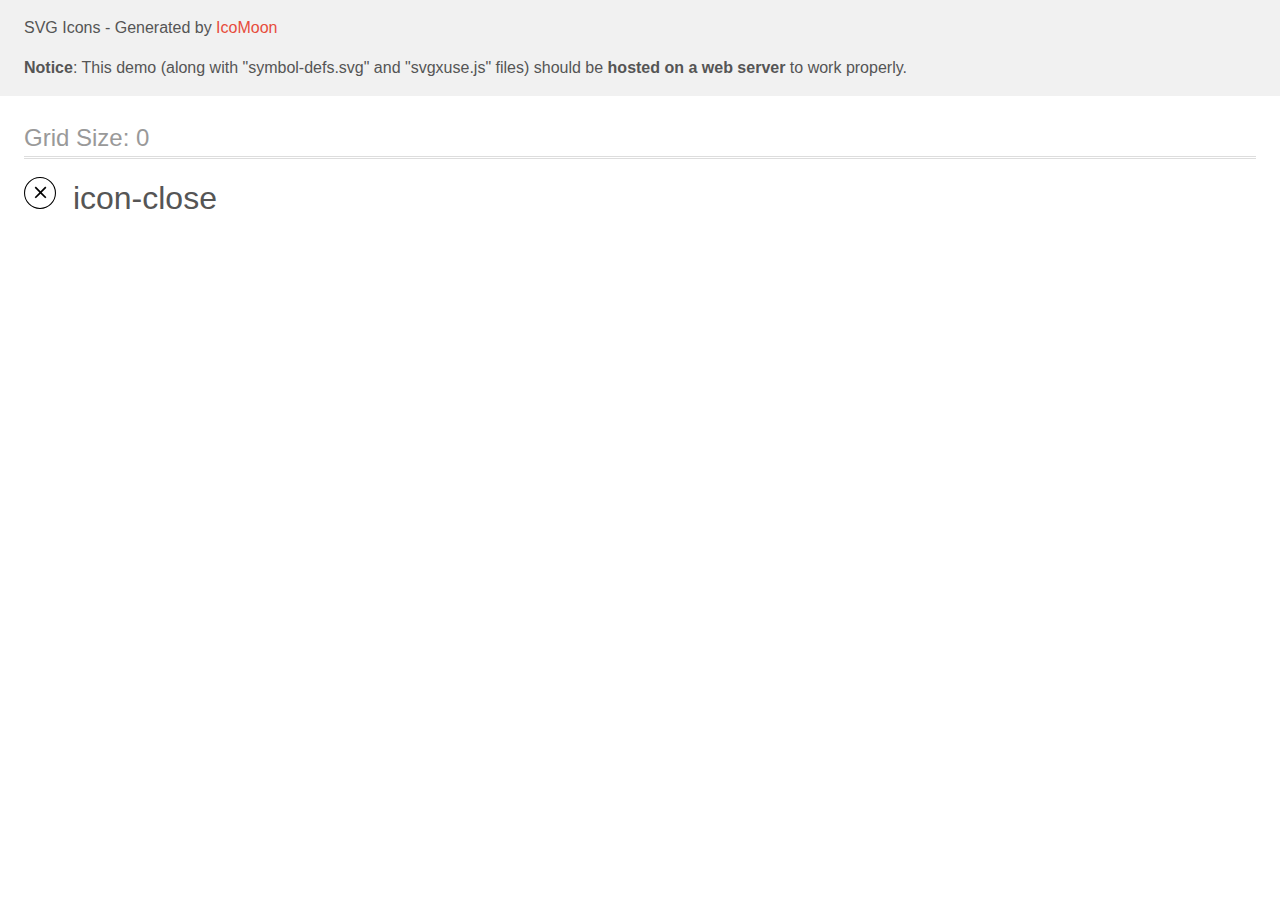
<file: images/icomoon2/demo-external-svg.html>
<!doctype html>
<html>
<head>
    <title>IcoMoon - SVG Icons</title>
    <meta charset="utf-8">
    <meta name="viewport" content="width=device-width, initial-scale=1">
    <link rel="stylesheet" href="demo-files/demo.css">
    <link rel="stylesheet" href="style.css">
</head>
<body>
<header class="bgc1 clearfix">
<div class="mhl">
    <p>SVG Icons - Generated by <a href="https://icomoon.io/app">IcoMoon</a></p><p><strong>Notice</strong>: This demo (along with "symbol-defs.svg" and "svgxuse.js" files) should be <b>hosted on a web server</b> to work properly.</p>
</div>
</header>
    <div class="clearfix mhl ptl">
        <h1 class="mvm mtn fgc1">Grid Size: 0</h1>
        <div class="glyph fs1">
            <div class="clearfix pbs">
                <svg class="icon icon-close"><use xlink:href="symbol-defs.svg#icon-close"></use></svg><span class="name"> icon-close</span>
            </div>
        </div>
  </div>
<script defer src="svgxuse.js"></script>
</body>
</html>
</file>
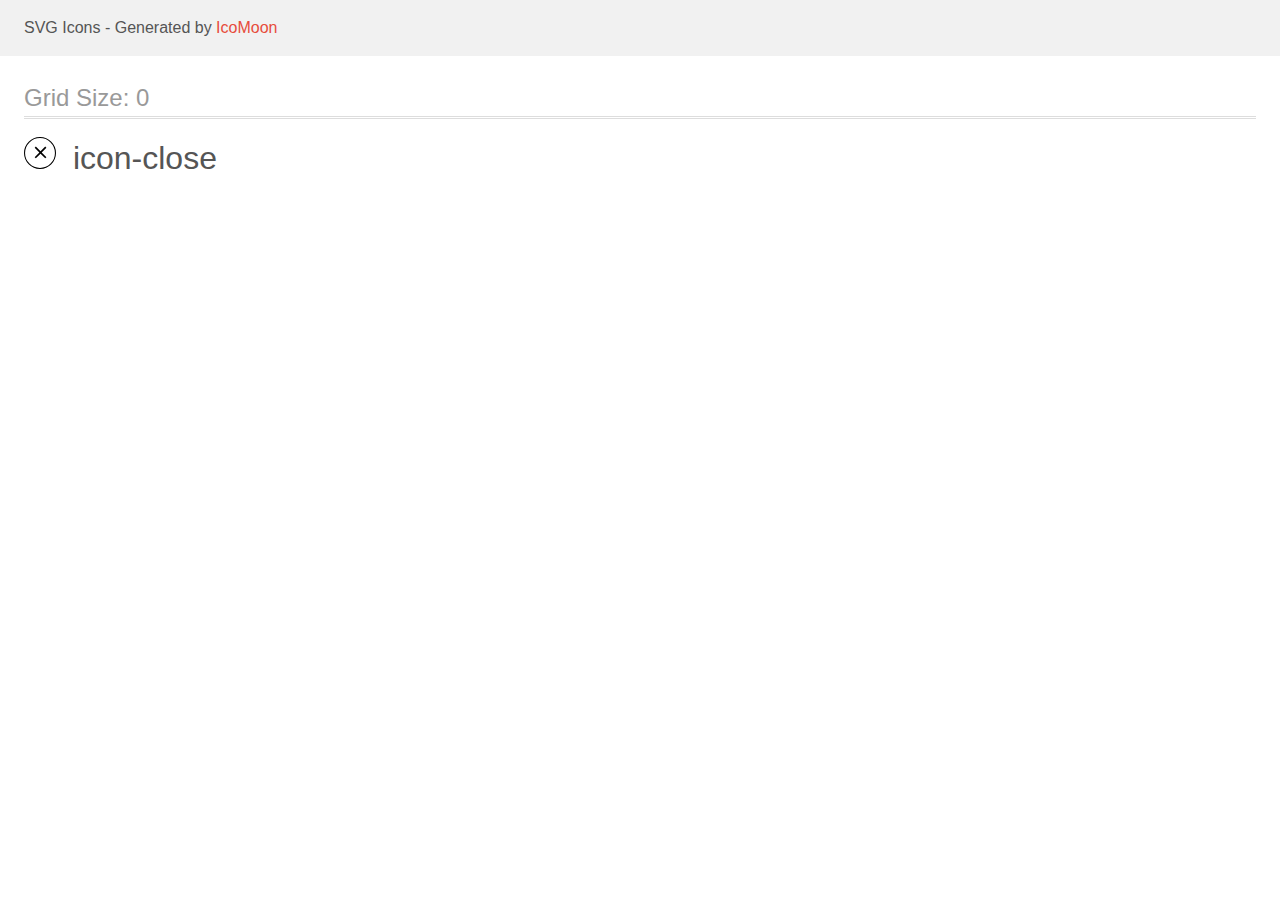
<file: images/icomoon2/demo.html>
<!doctype html>
<html>
<head>
    <title>IcoMoon - SVG Icons</title>
    <meta charset="utf-8">
    <meta name="viewport" content="width=device-width, initial-scale=1">
    <link rel="stylesheet" href="demo-files/demo.css">
    <link rel="stylesheet" href="style.css">
</head>
<body>
<svg aria-hidden="true" style="position: absolute; width: 0; height: 0; overflow: hidden;" version="1.1" xmlns="http://www.w3.org/2000/svg" xmlns:xlink="http://www.w3.org/1999/xlink">
<defs>
<symbol id="icon-close" viewBox="0 0 32 32">
<path fill="#fff" style="fill: var(--color1, #fff)" d="M32 16c0 8.837-7.163 16-16 16s-16-7.163-16-16c0-8.837 7.163-16 16-16s16 7.163 16 16z"></path>
<path fill="none" stroke="#000" style="stroke: var(--color2, #000)" stroke-linejoin="miter" stroke-linecap="butt" stroke-miterlimit="4" stroke-width="1.0667" d="M31.467 16c0 8.542-6.925 15.467-15.467 15.467s-15.467-6.925-15.467-15.467c0-8.542 6.925-15.467 15.467-15.467s15.467 6.925 15.467 15.467z"></path>
<path fill="#000" style="fill: var(--color2, #000)" d="M22.4 10.782l-1.182-1.182-4.685 4.685-4.685-4.685-1.182 1.182 4.685 4.685-4.685 4.685 1.182 1.182 4.685-4.685 4.685 4.685 1.182-1.182-4.685-4.685 4.685-4.685z"></path>
</symbol>
</defs>
</svg>

<header class="bgc1 clearfix">
<div class="mhl">
    <p>SVG Icons - Generated by <a href="https://icomoon.io/app">IcoMoon</a></p>
</div>
</header>
    <div class="clearfix mhl ptl">
        <h1 class="mvm mtn fgc1">Grid Size: 0</h1>
        <div class="glyph fs1">
            <div class="clearfix pbs">
                <svg class="icon icon-close"><use xlink:href="#icon-close"></use></svg><span class="name"> icon-close</span>
            </div>
        </div>
  </div>
<script defer src="svgxuse.js"></script>
</body>
</html>
</file>
<file: css/styles.css>
:root {
  /*-- VARIABLES --*/
  /* COLOR SETTINGS */
  --color-primary-background: #ffffff; /* pirmary-background */
  --color-primary-brand: #2196f3; /* primary-brand, logo-accent */
  --color-primary-brand-focus: #2196f3; /* primary-brand-focus */
  --primary-white-color: #ffffff; /* primary-white-focus */
  --color-dark: #000000; /* dark */
  --color-success: #31d0aa; /* success */
  --color-body-text: #212121; /* body-text */
  --color-helper-text: #8e8f99; /* helper-text */
  --color-accent: #e7e9fc; /* accent-color */
  --color-dark-mode-background: #2f303a; /* dark-mode-background */
  --color-light-mode-background: #f5f4fa; /* light-mode-background */
  --cubic-bezier: cubic-bezier(0.4, 0, 0.2, 1);

  /* FONT SETTINGS */
  --font-logo: "Raleway", sans-serif; /* logo */
  --font-primary: "Roboto", sans-serif; /* primary */

  /* FONT WEIGHT */
  --font-weight-logo: 700; /* logo */
  --font-weight-regular: 400; /* regular */
  --font-weight-bold: 500; /* bold */

  /* FONT SIZES */
  --font-size-logo: 26px; /* logo */
  --font-size-body: 16px; /* body */
  --font-size-h1: 44px; /* h1, hero, title */
  --font-size-h2: 36px; /* h2 */
  --font-size-h3: 14px; /* h3 */
  --font-size-small: 12px; /* small */
  --font-size-bold: 16px; /* bold */
  --font-size-button: 16px; /* button */
  --font-size-link: 16px; /* link */

  /* LINE HEIGHT */
  --line-height-logo: 1.19; /* logo */
  --line-height-h1: 1.36; /* h1, hero, title */
  --line-height-h2: 0.67; /* h2 */
  --line-height-h3: 1.2; /* h3 */
  --line-height-small: 1.33; /* small */
  --line-height-bold: 1.5; /* bold */
  --line-height-button: 1.87; /* button */
  --line-height-link: 1.5; /* link */

  /* LETTER SPACING */
  --letter-spacing-logo: 0.03em; /* logo */
  --letter-spacing-primary: 0.02em; /* body */
  --letter-spacing-secondary: 0.06em; /* button, smaller text */

  /* BOX-SHADOW */
  --box-shadow1: 0px 2px 1px 0px #00000033;
  --box-shadow2: 0px 1px 1px 0px #00000024;
  --box-shadow3: 0px 1px 3px 0px #0000001f;
}

/*-- ELEMENT STYLES --*/
/* B1, B2 MARGIN RESET */
h1,
h2,
h3,
h4,
h5,
h6,
ul,
p {
  margin: 0;
  padding: 0;
}

/* B3 MARGIN RESET FOR INLINE ELEMENTS */
a,
b,
button,
br,
img,
span {
  margin-left: 0;
  margin-right: 0;
}

img {
  display: block;
  max-width: 100%;
}

body {
  background: var(--color-primary-background);
  color: var(--color-body-text);
  font-family: var(--font-primary);
  font-size: var(--font-size-body);
  font-weight: var(--font-weight-regular);
  letter-spacing: var(--letter-spacing-primary);
}

/*-- CLASS STYLES --*/
/* HIDDEN */
.visually-hidden {
  border: 0;
  clip-path: inset(100%);
  clip: rect(0 0 0 0);
  height: 1px;
  margin: -1px;
  overflow: hidden;
  padding: 0;
  position: absolute;
  white-space: nowrap;
  width: 1px;
}

/* LIST */
.list {
  list-style: none;
}

.link:hover,
.link:focus,
.link:active {
  color: var(--color-primary-brand);
}

/*-- B7, B8 CONTENT CENTER */
.container {
  width: 1200px;
  margin: 0 auto;
  padding-left: 15px;
  padding-right: 15px;
  padding-top: 0px;
  padding-bottom: 0px;
}

/*-- B15 SECTION PADDING */
.section-bottom {
  padding-top: 94px;
  padding-bottom: 94px;
}

.section-top {
  padding-top: 94px;
}

/*-- SECTIONS --*/
/* HEADER */
.header {
  box-shadow: 0px 2px 1px rgba(46, 47, 66, 0.08),
    0px 1px 1px rgba(46, 47, 66, 0.16), 0px 1px 6px rgba(46, 47, 66, 0.08);
}

.header-container {
  display: flex;
  justify-content: space-between;
}

.nav-menu {
  display: flex;
  align-items: center;
  transition: color 250ms var(--cubic-bezier);
}

.logo {
  color: var(--color-dark);
  font-family: var(--font-logo);
  font-size: var(--font-size-logo);
  font-weight: var(--font-weight-logo);
  letter-spacing: var(--line-spacing-logo);
  line-height: var(--line-height-logo);
  text-decoration: none;
  display: inlin-block;
}

.logo-accent {
  color: var(--color-primary-brand);
}

.logo-header {
  color: var(--color-dark);
  margin-right: 93px;
  padding: 24px 0 25px 0;
}

.logo-footer {
  color: var(--color-primary-background);
}

.nav-list {
  display: flex;
}

.nav-list-item {
  color: var(--color-dark);
  font-weight: var(--font-weight-bold);
  text-decoration: none;
  margin: 0px 50px 0px 0px;
  padding: 32px 0px;
  transition: color 250ms var(--cubic-bezier);
}

.contacts-list {
  display: flex;
  margin-left: auto;
  align-items: center;
}

.contacts-list-item {
  color: inherit;
  text-decoration: none;
  margin: 0px 40px 0px 0px;
  padding: 32px 0px;
}

.contacts-list-item {
  display: flex;
  padding-top: 20px;
  padding-bottom: 20px;
  justify-content: center;

  color: #757575;
  font-weight: 500;
  font-size: 14px;
  line-height: 1.14;
  letter-spacing: 0.02em;
}
.icon-nav {
  fill: currentColor;
  width: 16px;
  max-height: 15px;
  margin-right: 10px;
  transition: color 250ms var(--cubic-bezier);
}

/* HOVER EFFECTS HEADER */

.current:hover,
.logo-accent:hover,
.logo-accent:focus,
.logo-accent:active {
  color: var(--color-primary-brand-focus);
  transition: color 250ms var(--cubic-bezier);
}

.current,
.nav-list-item:hover,
.nav-list-item:focus,
.contacts-list-item:hover,
.contacts-list-item:focus {
  color: var(--color-primary-brand);
  transition: color 250ms var(--cubic-bezier);
}

.hero-btn:hover,
.hero-btn:focus,
.hero-btn:active {
  background-color: var(--color-primary-brand-focus);
  border: 1px solid var(--color-primary-brand-focus);
  transition: color 250ms var(--cubic-bezier);
}

/* HERO */
.hero-section {
  background-image: linear-gradient(
      to right,
      rgba(47, 48, 58, 0.8),
      rgba(47, 48, 58, 0.8)
    ),
    url(../images/background.jpg);
  color: var(--color-primary-background);
  padding: 200px 0px;
  height: 600px;
  max-width: 1600px;
  background-position: center;
  background-repeat: no-repeat;
  margin-left: auto;
  margin-right: auto;
}

.hero-container {
  text-align: center;
}

.hero-title {
  color: var(--color-primary-background);
  font-size: var(--font-size-h1);
  font-weight: var(--font-weight-bold);
  line-height: var(--line-height-h1);
  text-transform: uppercase;
  margin: 0 auto;
  margin-bottom: 30px;
  max-width: 696px;
}

/* ADVANTAGES */
.advantages-list {
  display: flex;
}

.advantages-list-item {
  margin-right: 30px;
  flex-basis: calc((100% - 75px) / 4);
}

.advantages-list-item:last-child {
  margin-right: 0px;
}

.h1 {
  color: var(--color-primary-background);
  font-size: var(--font-size-h1);
  line-height: var(--line-height-h1);
  font-weight: 900;
  letter-spacing: var(--letter-spacing-secondary);
}

.h2 {
  font-size: var(--font-size-h2);
  font-weight: 700px;
}

.h3 {
  font-size: var(--font-size-h3);
  font-weight: 700px;
  line-height: 1.14;
  margin-bottom: 10px;
  letter-spacing: 0.03em;
}
.h4 {
  font-family: var(--font-primary);
  font-style: normal;
  font-weight: var(--font-weight-bold);
  font-size: var(--font-size-body);
  line-height: 1.18;
  text-align: center;
  letter-spacing: 0.03em;
  color: var(--color-body-text);
  margin-bottom: 10px;
}

/*-- SECTIONS --*/
/* ADVENTAGES */
.advantages-description {
  line-height: 1.71;
  font-weight: var(--font-weight-regular);
  font-size: 14px;
  letter-spacing: 0.03em;
  color: #757575;
}
.features-icon {
  display: inline-block;
  padding: 0;
  margin-bottom: 30px;
  width: 270px;
  height: 120px;
  padding-top: 25px;
  padding-bottom: 25px;
  justify-content: center;
  background-color: #f5f4fa;
  border-radius: 4px;
}

/* SERVICES */
.services-title {
  margin-bottom: 50px;
  text-align: center;
}

.services-list {
  display: flex;
}

.services-list-item {
  margin-right: 30px;
}

.services-list-item:last-child {
  margin-right: 0px;
}

/* TEAM */
.team-card-wrapper {
  padding-top: 32px;
  padding-bottom: 32px;
  padding-left: 16px;
  padding-right: 16px;
}

.team-section {
  background-color: var(--color-light-mode-background);
}

.team-title {
  margin-bottom: 50px;
  text-align: center;
}

.team-list {
  display: flex;
}

.team-list-item {
  flex-basis: calc((100% - 72px) / 4);
  margin-right: 30px;
  text-align: center;
  background-color: var(--color-primary-background);
  border-radius: 0px 0px 4px 4px;
  box-shadow: 0px 1px 6px rgba(46, 47, 66, 0.08),
    0px 1px 1px rgba(46, 47, 66, 0.16), 0px 2px 1px rgba(46, 47, 66, 0.08);
  border-radius: 0px 0px 4px 4px;
}
.team-list-item:last-child {
  margin-right: 0px;
}

.team-position {
  font-family: var(--font-primary);
  font-weight: var(--font-weight-regular);
  font-size: var(--font-size-body);
  line-height: 1.18;
  text-align: center;
  letter-spacing: 0.03em;
  color: #757575;
}

/*  */
.social-link-list {
  display: flex;
  padding: 0;
  margin: 0;
  padding-bottom: 24px;
  justify-content: center;
}
.social-link-list .item:not(:last-child) {
  margin-right: 10px;
}
.social-item {
  display: flex;
  justify-content: center;
  align-items: center;
  padding: 12px 12px;
  width: 44px;
  height: 44px;

  background-color: rgba(255, 255, 255, 0.1);
  color: #afb1b8;
  fill: var(--color-dark);

  border-radius: 50%;
}
.social-item:hover,
.social-item:focus {
  color: var(--color-primary-background);
  fill: var(--color-primary-background);
  background-color: var(--color-primary-brand-focus);
}
.icon-social-link:hover,
.icon-social-link:focus {
  display: block;
  fill: currentColor;
}

/* Regular Customers */
.client-list {
  display: flex;
}
.client-list .item {
  width: calc((100% - 150px) / 6);
}
.client-list .item:not(:last-child) {
  margin-right: 30px;
}
.client-link {
  display: flex;
  align-items: center;
  justify-content: center;
  height: 90px;

  color: #afb1b8;

  border: 1px solid #afb1b8;
  border-radius: 4px;
}
.client-link:hover,
.client-link:focus {
  color: var(--color-primary-brand-focus);
  fill: var(--color-primary-brand-focus);
  border-color: var(--color-primary-brand-focus);
}

.icon-client {
  fill: currentColor;
  max-width: 86px;
  max-height: 50px;
}

.icon-client:hover,
.icon-client:focus {
  fill: currentColor;
}

/* FOOTER */
.footer a {
  text-decoration: none;
}
footer {
  color: var(--color-primary-background);
  background-color: var(--color-dark-mode-background);
}
address {
  display: flex;
  flex-direction: column;
  font-style: normal;
}
.footer-flex .logo {
  display: block;
  margin-bottom: 9px;
}
address .item:not(:last-child) {
  display: block;
  margin-top: 0;
  margin-bottom: 9px;
}
.footer-offer {
  display: block;
  margin-bottom: 21px;
}
.adress-transparency,
.footer-copyright {
  color: rgba(255, 255, 255, 0.6);
  font-weight: 400;
  font-size: 14px;
  line-height: 1.71;
}
.footer-copyright {
  font-size: 12px;
  line-height: 2;
  margin: 0;
  margin-top: 0;
  padding-top: 18px;
  padding-bottom: 21px;
  text-align: center;
}
footer b {
  font-weight: 700;
  font-size: 14px;
  line-height: 1.14;
  text-transform: uppercase;
}
.footer-soclink {
  display: flex;
}
.social-link {
  display: flex;
  justify-content: center;
  align-items: center;
  width: 44px;
  height: 44px;
  background-color: rgba(255, 255, 255, 0.1);
  color: var(--color-primary-background);
  border-radius: 50%;
}
.social-link:hover,
.social-link:focus {
  color: var(--color-primary-background);
  background-color: var(--color-primary-brand);
  transition: color, background-color 250ms var(--cubic-bezier);
}
.footer-soclink .item:not(:last-child) {
  margin-right: 11px;
}
.footer-social-link {
  display: block;
  fill: currentColor;
}

.footer-email {
  display: flex;
}
.footer-flex {
  display: flex;
  gap: 94px;
  padding-top: 48px;
  padding-bottom: 28px;
  align-items: baseline;
  border-bottom: 1px solid rgba(255, 255, 255, 0.1);
}

/* Homework 6 */

.subscribe-button {
  cursor: pointer;
}
.hidden-title {
  width: 1px;
  height: 1px;
  margin: -1px;
  visibility: hidden;
  position: absolute;
}

.js-subscribe {
  display: flex;
  position: relative;
  flex-direction: column;
  margin-left: 93px;
}

.subscribe-subtitle {
  display: block;
  font-weight: 700;
  font-size: 14px;
  line-height: 1.142;
  color: #fff;
  margin-bottom: 20px;
}

.subscribe-input {
  width: 358px;
  height: 50px;
  padding: 15px 16px;
  border: 1px solid #ffffff4d;
  border-radius: 4px;
  font-size: 16px;
  background-color: #2f303a;
  caret-color: #fff;
  color: #fff;
}

.subscribe-input::placeholder {
  font-weight: 400;
  font-size: 16px;
  line-height: 1.25;
  letter-spacing: 0.03em;
  color: #ffffff99;
  filter: drop-shadow(0px 4px 4px rgba(0, 0, 0, 0.15));
}
.subscribe-button {
  margin-left: 12px;
  padding: 10px 28px 10px 29px;
  min-width: 200px;
  height: 50px;
  font-weight: 700;
  line-height: 1.875;
  letter-spacing: 0.06em;
  background-color: var(--color-primary-brand);
  color: #fff;
  border: 1px solid transparent;
  border-radius: 4px;
  transition-property: background-color;
  transition-duration: 250ms;
  transition-timing-function: cubic-bezier(0.4, 0, 0.2, 1);
  cursor: pointer;
}

.subscribe-button:hover,
.subscribe-button:focus {
  background-color: var(--color-primary-brand-focus);
}

/*-- PORTFOLIO --*/
.portfolio-card-link {
  text-decoration: none;
  color: var(--color-body-text);
}
.portfolio-card-wrapper {
  border-top: none;
  border-bottom: 0.5px solid var(--color-light-mode-background);
  color: var(--title-color);
  padding: 20px 24px;
  box-shadow: 0px 1px 6px rgba(46, 47, 66, 0.08),
    0px 1px 1px rgba(46, 47, 66, 0.16), 0px 2px 1px rgba(46, 47, 66, 0.08);
}

.portfolio-title {
  margin-bottom: 4px;
}

.portfolio-buttons {
  display: flex;
  margin: 0px 0px 50px 0px;
  justify-content: center;
}

.portfolio-cards {
  display: flex;
  flex-wrap: wrap;
  list-style: none;
  margin-right: -20px;
  margin-bottom: -20px;
}
.portfolio-card {
  margin-bottom: 20px;
  margin-right: 20px;
  width: 370px;
}
.portfolio-card-wrapper p {
  font-family: var(--font-primary);
  font-weight: var(--font-weight-regular);
  font-size: 16px;
  line-height: 1.8;
  letter-spacing: 0.03em;
  color: #757575;
}

.btn {
  align-items: center;
  border-radius: 4px;
  cursor: pointer;
  display: flex;
  font-weight: var(--font-weight-bold);
  height: 38px;
  justify-content: center;
  letter-spacing: var(--letter-spacing-secondary);
  line-height: var(--line-height-button);
  padding: 6px 22px;
  top: 0px;
}

.portfolio-btn {
  background-color: var(--color-light-mode-background);
  border: 1px solid var(--color-light-mode-background);
  color: var(--color-body-text);
  width: auto;
  margin-right: 8px;
}

.decor-btn,
.portfolio-btn:hover,
.portfolio-btn:focus {
  background-color: var(--color-primary-brand);
  border: 1px solid var(--color-primary-brand);
  color: var(--color-primary-brand);
  box-shadow: 0px 3px 1px rgba(0, 0, 0, 0.1), 0px 2px 1px rgba(0, 0, 0, 0.08),
    0px 2px 2px rgba(0, 0, 0, 0.12);
  color: var(--color-primary-background);
}

.decor-btn:hover,
.decor-btn:focus {
  background-color: var(--color-primary-brand);
  border: 1px solid var(--color-primary-brand);
  box-shadow: 0px 1px 6px rgba(46, 47, 66, 0.08),
    0px 1px 1px rgba(46, 47, 66, 0.16), 0px 2px 1px rgba(46, 47, 66, 0.08);
}

.decor-btn:active,
.portfolio-btn:active {
  background: var(--color-primary-brand-focus);
  box-shadow: 0px 4px 4px rgba(0, 0, 0, 0.15);
}
/* About-projects-description */
.about-projects-description {
  background-color: var(--color-primary-brand-focus);
  font-family: "Roboto";
  font-style: normal;
  font-weight: 400;
  font-size: 18px;
  line-height: 28px;
  letter-spacing: 0.03em;
  color: #ffffff;
  position: absolute;
  z-index: 2;
  margin: 0;
  padding: 63px 24px 91px 24px;
  width: 370px;
  height: 294px;
  transform: translateY(100%);
  transition: transform 250ms var(--cubic-bezier);
}

.about-projects-description p {
  margin: 0;
}

.portfolio-cards .portfolio-card-link:hover .about-projects-description,
.portfolio-cards .portfolio-card-link:focus .about-projects-description {
  transform: translateY(0);
}

.portfolio-containe {
  box-sizing: border-box;
  display: flex;
  flex-direction: column;
  align-items: center;
  margin-bottom: 114px;
}

.portfolio-containe li {
  cursor: pointer;
  position: relative;
}

.portfolio-cards {
  list-style: none;
  display: flex;
  flex-wrap: wrap;
  justify-content: space-between;
  gap: var(--flex-gap);
  padding: 0;
}

.portfolio-cards .portfolio-card-link {
  position: relative;
  border: 1px solid #eeeeee;
  margin: 0;
  height: 100%;
  display: flex;
  flex-flow: column;
  justify-content: flex-start;
  overflow: hidden;
}

.portfolio-cards .portfolio-card-wrapper {
  position: relative;
  background-color: #fff;
  padding: 20px 24px;
  z-index: 3;
  margin: 0;
  flex-grow: 1;
}

.portfolio-cards img {
  z-index: 1;
}

.portfolio-cards .portfolio-card-link:hover {
  box-shadow: 0 1px 1px rgba(0, 0, 0, 0.12), 0 4px 4px rgba(0, 0, 0, 0.06),
    1px 4px 6px rgba(0, 0, 0, 0.16);
}

/* MODAL */
/* 
.backdrop {
  background-color: rgba(0, 0, 0, 0.2);
  position: fixed;
  z-index: 3;
  width: 100%;
  height: 100%;
  top: 0;
  left: 0;
  margin: 0;
  padding: 0;
  display: flex;
  align-items: center;
  justify-content: center;
  transition: visibility, opacity;
  transition-duration: 250ms;
  transition-timing-function: linear;
}

.backdrop.is-hidden {
  position: absolute;
  opacity: 0;
  pointer-events: none;
  visibility: hidden;
}

.is-hidden .modal-box {
  transform: scale(0);
}

.modal-box {
  height: 581px;
  width: 528px;
  border-radius: 4px;
  background-color: rgba(255, 255, 255, 1);
  display: flex;
  justify-content: flex-end;
  position: relative;
  z-index: 1;
  transition: transform;
  transform: scale(1);
  transition-duration: 250ms;
  transition-timing-function: linear;
}

.button-close {
  background-color: rgba(255, 255, 255, 1);
  width: 30px;
  height: 30px;
  border-radius: 50%;
  border: 1px solid rgba(0, 0, 0, 0.1);
  color: rgba(0, 0, 0, 1);
  cursor: pointer;
  margin-top: 8px;
  margin-right: 8px;
  box-sizing: border-box;
}

.button-main {
  color: var(--color-primary-background);
  background-color: var(--color-primary-brand);
  line-height: var(--line-height-button);
  padding: 10px 19px 10px 20px;
  border: 1px solid var(--color-primary-brand);
  font-weight: var(--font-weight-bold);
  letter-spacing: var(--letter-spacing-secondary);
  border-radius: 4px;
  box-shadow: 0px 4px 4px rgba(0, 0, 0, 0.15);
  cursor: pointer;
}

.button-main-open {
  background-color: #fff;
  display: flex;
  align-items: flex-start;
  justify-content: flex-start;
  margin: 8px;
  padding: 0;
  height: 30px;
  width: 30px;
  cursor: pointer;
  outline: 0;
  border: none;
}

.button-main-open > svg {
  top: 8px;
  right: 8px;
  width: 30px;
  height: 30px;
} */

/* MODAL */

.modal {
  position: absolute;
  top: 50%;
  left: 50%;
  transform: translate(-50%, -50%);
  min-width: 528px;
  min-height: 581px;
  border-radius: 4px;
  background-color: #fff;
  box-shadow: var(--box-shadow1), var(--box-shadow2), var(--box-shadow3);
}

.modal-close {
  display: block;
  position: absolute;
  top: 8px;
  right: 8px;
  width: 30px;
  height: 30px;
  fill: #fff;
  background-color: #000000;
  border: 1px solid #e6e6e6;
  border-radius: 50%;
}

.close-icon {
  width: 11px;
  height: 11px;
}

.js-subscribe {
  display: flex;
  position: relative;
  flex-direction: column;
  margin-left: 93px;
}

.subscribe-subtitle {
  display: block;
  font-weight: 700;
  font-size: 14px;
  line-height: 1.142;
  color: #fff;
  margin-bottom: 20px;
}

.subscribe-button {
  margin-left: 12px;
  padding: 10px 28px 10px 29px;
  min-width: 200px;
  height: 50px;
  font-weight: 700;
  line-height: 1.875;
  letter-spacing: 0.06em;
  background-color: var(--color-primary-brand);
  color: #fff;
  border: 1px solid transparent;
  border-radius: 4px;
  transition-property: background-color;
  transition-duration: 250ms;
  transition-timing-function: cubic-bezier(0.4, 0, 0.2, 1);
}

.subscribe-button:hover,
.subscribe-button:focus {
  background-color: #188ce8;
}

.subskribe-icon {
  width: 24px;
  height: 24px;
  margin-left: 10px;
  vertical-align: middle;
  fill: #fff;
}

.subscribe-input {
  width: 358px;
  height: 50px;
  padding: 15px 16px;
  border: 1px solid #ffffff4d;
  border-radius: 4px;
  font-size: 16px;
  background-color: #2f303a;
  caret-color: #fff;
  color: #fff;
}

.subscribe-input::placeholder {
  font-weight: 400;
  font-size: 16px;
  line-height: 1.25;
  letter-spacing: 0.03em;
  color: #ffffff99;
  filter: drop-shadow(0px 4px 4px rgba(0, 0, 0, 0.15));
}

.data-form {
  padding: 40px;
}

.form-subtitle {
  font-weight: 700;
  font-size: 20px;
  line-height: 1.15;
  text-align: center;
  margin-bottom: 12px;
  color: #212121;
}

.data-form-button {
  display: block;
  min-width: 200px;
  height: 50px;
  padding: 10px 55px 10px 56px;
  margin: auto;
  font-weight: 700;
  line-height: 1.875;
  letter-spacing: 0.06em;
  background-color: var(--color-primary-brand);
  color: var(--primary-white-color);
  box-shadow: var(--box-shadow1), var(--box-shadow2), var(--box-shadow3);
  border: 1px solid transparent;
  border-radius: 4px;
  transition-property: background-color, border-radius;
  transition-duration: 250ms;
  transition-timing-function: cubic-bezier(0.4, 0, 0.2, 1);
}

.data-form-button:hover,
.data-form-button:focus {
  background-color: var(--color-primary-brand-focus);
  border-radius: 4px;
}

.data-form-input {
  display: block;
  width: 100%;
  height: 40px;
  padding-top: 11px;
  padding-bottom: 11px;
  padding-left: 42px;
  border: 1px solid #21212133;
  border-radius: 4px;
  transition-property: fill, border-color;
  transition-duration: 250ms;
  transition-timing-function: cubic-bezier(0.4, 0, 0.2, 1);
}

.data-form-input:focus,
.data-form-input:hover {
  border-color: var(--color-primary-brand-focus);
}

.data-form-input:focus + .input-icon {
  fill: #bababa;
}

.comment {
  width: 100%;
  height: 120px;
  padding-left: 16px;
  margin-top: 4px;
  resize: none;
}

.comment::placeholder {
  font-weight: 400;
  font-size: 12px;
  line-height: 1.166;
  letter-spacing: 0.01em;
  color: var(--comment-placeholder);
}

.agree-newsletter {
  display: block;

  margin-bottom: 30px;

  font-style: normal;
  font-weight: normal;
  font-size: 14px;
  line-height: 1.714;
  text-align: center;
  color: #757575;
}

.agree-newsletter-text {
  display: inline;
}

.agreement-conditions {
  font-style: normal;
  font-weight: normal;
  font-size: 14px;
  line-height: 1.714;
  text-decoration: underline;
  color: var(--color-primary-brand-focus);
}

.inscription {
  display: block;

  margin-bottom: 10px;
  font-size: 12px;
  line-height: 1.166;
  letter-spacing: 0.01em;
  color: var(--secondary-text-color);
}
.inscription-textarea {
  margin-bottom: 32px;
}

.input-wrap {
  display: block;
  position: relative;
  margin-top: 4px;
}

.person-form-icon {
  position: absolute;
  transform: translateY(-50%);
  top: 50%;
  left: 12px;
  width: 18px;
  height: 18px;
}

.checkbox {
  appearance: none;
  position: absolute;
}

.checkbox-icon {
  display: inline-block;
  border: 2px solid var(--color-body-text);
  border-radius: 2px;
  vertical-align: sub;
}

.check-mark {
  display: block;
  width: 16px;
  height: 15px;
}

.checkbox:checked + .checkbox-icon {
  background-size: contain;
  margin-left: auto;
  margin-right: auto;
  background-color: var(--color-primary-brand);
  border-color: var(--color-primary-brand);
}
</file>
<file: images/icomoon/demo-files/demo.css>
body {
  padding: 0;
  margin: 0;
  font-family: sans-serif;
  font-size: 1em;
  line-height: 1.5;
  color: #555;
  background: #fff;
}
h1 {
  font-size: 1.5em;
  font-weight: normal;
  box-shadow: 0 1px #ddd, 0 2px #fff, 0 3px #ddd;
}
small {
  font-size: .66666667em;
}
a {
  color: #e74c3c;
  text-decoration: none;
}
a:hover, a:focus {
  box-shadow: 0 1px #e74c3c;
}
.bshadow0, input {
  box-shadow: inset 0 -2px #e7e7e7;
}
input:hover {
  box-shadow: inset 0 -2px #ccc;
}
input, fieldset {
  font-size: 1em;
  margin: 0;
  padding: 0;
  border: 0;
}
input {
  color: inherit;
  line-height: 1.5;
  height: 1.5em;
  padding: .25em 0;
}
input:focus {
  outline: none;
  box-shadow: inset 0 -2px #449fdb;
}
.glyph {
  font-size: 16px;
  margin-right: 1.5em;
  float: left;
  width: 17em;
}
svg {
  color: #000;
}
.liga {
  width: 80%;
  width: calc(100% - 2.5em);
}
.talign-right {
  text-align: right;
}
.talign-center {
  text-align: center;
}
.bgc1 {
  background: #f1f1f1;
}
.fgc0 {
  color: #000;
}
.fgc1 {
  color: #999;
}
p {
  margin-top: 1em;
  margin-bottom: 1em;
}
.mvm {
  margin-top: .75em;
  margin-bottom: .75em;
}
.mtn {
  margin-top: 0;
}
.mtl, .mal {
  margin-top: 1.5em;
}
.mbl, .mal {
  margin-bottom: 1.5em;
}
.mal, .mhl {
  margin-left: 1.5em;
  margin-right: 1.5em;
}
.mhmm {
  margin-left: 1em;
  margin-right: 1em;
}
.ptl {
  padding-top: 1.5em;
}
.pbs, .pvs {
  padding-bottom: .25em;
}
.pvs, .pts {
  padding-top: .25em;
}
.unit {
  float: left;
}
.unitRight {
  float: right;
}
.size1of2 {
  width: 50%;
}
.size1of1 {
  width: 100%;
}
.clearfix:before, .clearfix:after {
  content: " ";
  display: table;
}
.clearfix:after {
  clear: both;
}
.hidden-true {
  display: none;
}
.textbox0 {
  width: 3em;
  background: #f1f1f1;
  padding: .25em .5em;
  line-height: 1.5;
  height: 1.5em;
}
.fs0 {
  font-size: 16px;
}
.fs1 {
  font-size: 32px;
}
.name {
  margin-left: .25em;
}
</file>
<file: images/icomoon/style.css>
.icon {
  display: inline-block;
  width: 1em;
  height: 1em;
  stroke-width: 0;
  stroke: currentColor;
  fill: currentColor;
}

/* ==========================================
Single-colored icons can be modified like so:
.icon-name {
  font-size: 32px;
  color: red;
}
========================================== */

.icon-envelope {
  width: 1.3330078125em;
}

.icon-logo {
  width: 1.7666015625em;
}

.icon-logo2 {
  width: 1.7666015625em;
}

.icon-logo3 {
  width: 1.7666015625em;
}

.icon-logo4 {
  width: 1.7666015625em;
}

.icon-logo5 {
  width: 1.7666015625em;
}

.icon-logo6 {
  width: 1.7666015625em;
}

.icon-smartphone {
  width: 0.625em;
}
</file>
<file: images/icomoon2/demo-files/demo.css>
body {
  padding: 0;
  margin: 0;
  font-family: sans-serif;
  font-size: 1em;
  line-height: 1.5;
  color: #555;
  background: #fff;
}
h1 {
  font-size: 1.5em;
  font-weight: normal;
  box-shadow: 0 1px #ddd, 0 2px #fff, 0 3px #ddd;
}
small {
  font-size: .66666667em;
}
a {
  color: #e74c3c;
  text-decoration: none;
}
a:hover, a:focus {
  box-shadow: 0 1px #e74c3c;
}
.bshadow0, input {
  box-shadow: inset 0 -2px #e7e7e7;
}
input:hover {
  box-shadow: inset 0 -2px #ccc;
}
input, fieldset {
  font-size: 1em;
  margin: 0;
  padding: 0;
  border: 0;
}
input {
  color: inherit;
  line-height: 1.5;
  height: 1.5em;
  padding: .25em 0;
}
input:focus {
  outline: none;
  box-shadow: inset 0 -2px #449fdb;
}
.glyph {
  font-size: 16px;
  margin-right: 1.5em;
  float: left;
  width: 17em;
}
svg {
  color: #000;
}
.liga {
  width: 80%;
  width: calc(100% - 2.5em);
}
.talign-right {
  text-align: right;
}
.talign-center {
  text-align: center;
}
.bgc1 {
  background: #f1f1f1;
}
.fgc0 {
  color: #000;
}
.fgc1 {
  color: #999;
}
p {
  margin-top: 1em;
  margin-bottom: 1em;
}
.mvm {
  margin-top: .75em;
  margin-bottom: .75em;
}
.mtn {
  margin-top: 0;
}
.mtl, .mal {
  margin-top: 1.5em;
}
.mbl, .mal {
  margin-bottom: 1.5em;
}
.mal, .mhl {
  margin-left: 1.5em;
  margin-right: 1.5em;
}
.mhmm {
  margin-left: 1em;
  margin-right: 1em;
}
.ptl {
  padding-top: 1.5em;
}
.pbs, .pvs {
  padding-bottom: .25em;
}
.pvs, .pts {
  padding-top: .25em;
}
.unit {
  float: left;
}
.unitRight {
  float: right;
}
.size1of2 {
  width: 50%;
}
.size1of1 {
  width: 100%;
}
.clearfix:before, .clearfix:after {
  content: " ";
  display: table;
}
.clearfix:after {
  clear: both;
}
.hidden-true {
  display: none;
}
.textbox0 {
  width: 3em;
  background: #f1f1f1;
  padding: .25em .5em;
  line-height: 1.5;
  height: 1.5em;
}
.fs0 {
  font-size: 16px;
}
.fs1 {
  font-size: 32px;
}
.name {
  margin-left: .25em;
}
</file>
<file: images/icomoon2/style.css>
.icon {
  display: inline-block;
  width: 1em;
  height: 1em;
  stroke-width: 0;
  stroke: currentColor;
  fill: currentColor;
}

/* ==========================================
Single-colored icons can be modified like so:
.icon-name {
  font-size: 32px;
  color: red;
}
========================================== */
</file>
